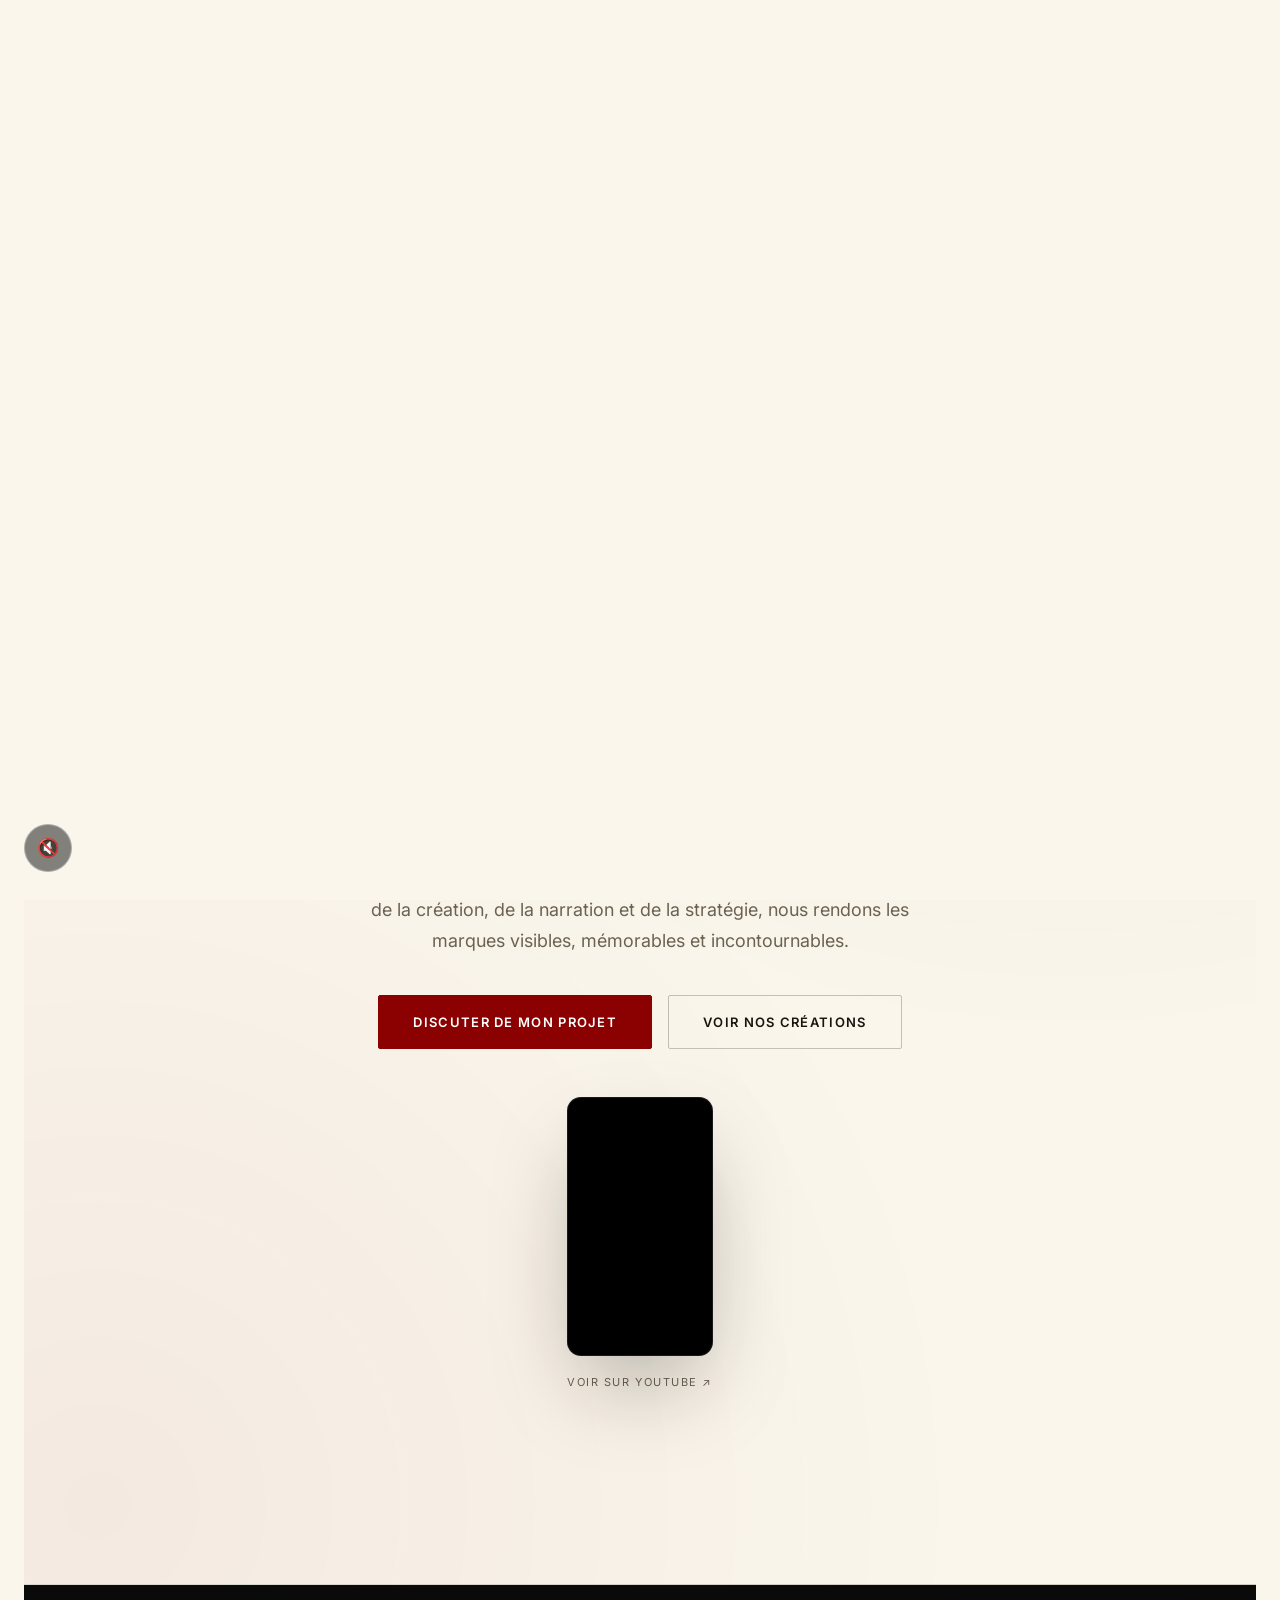
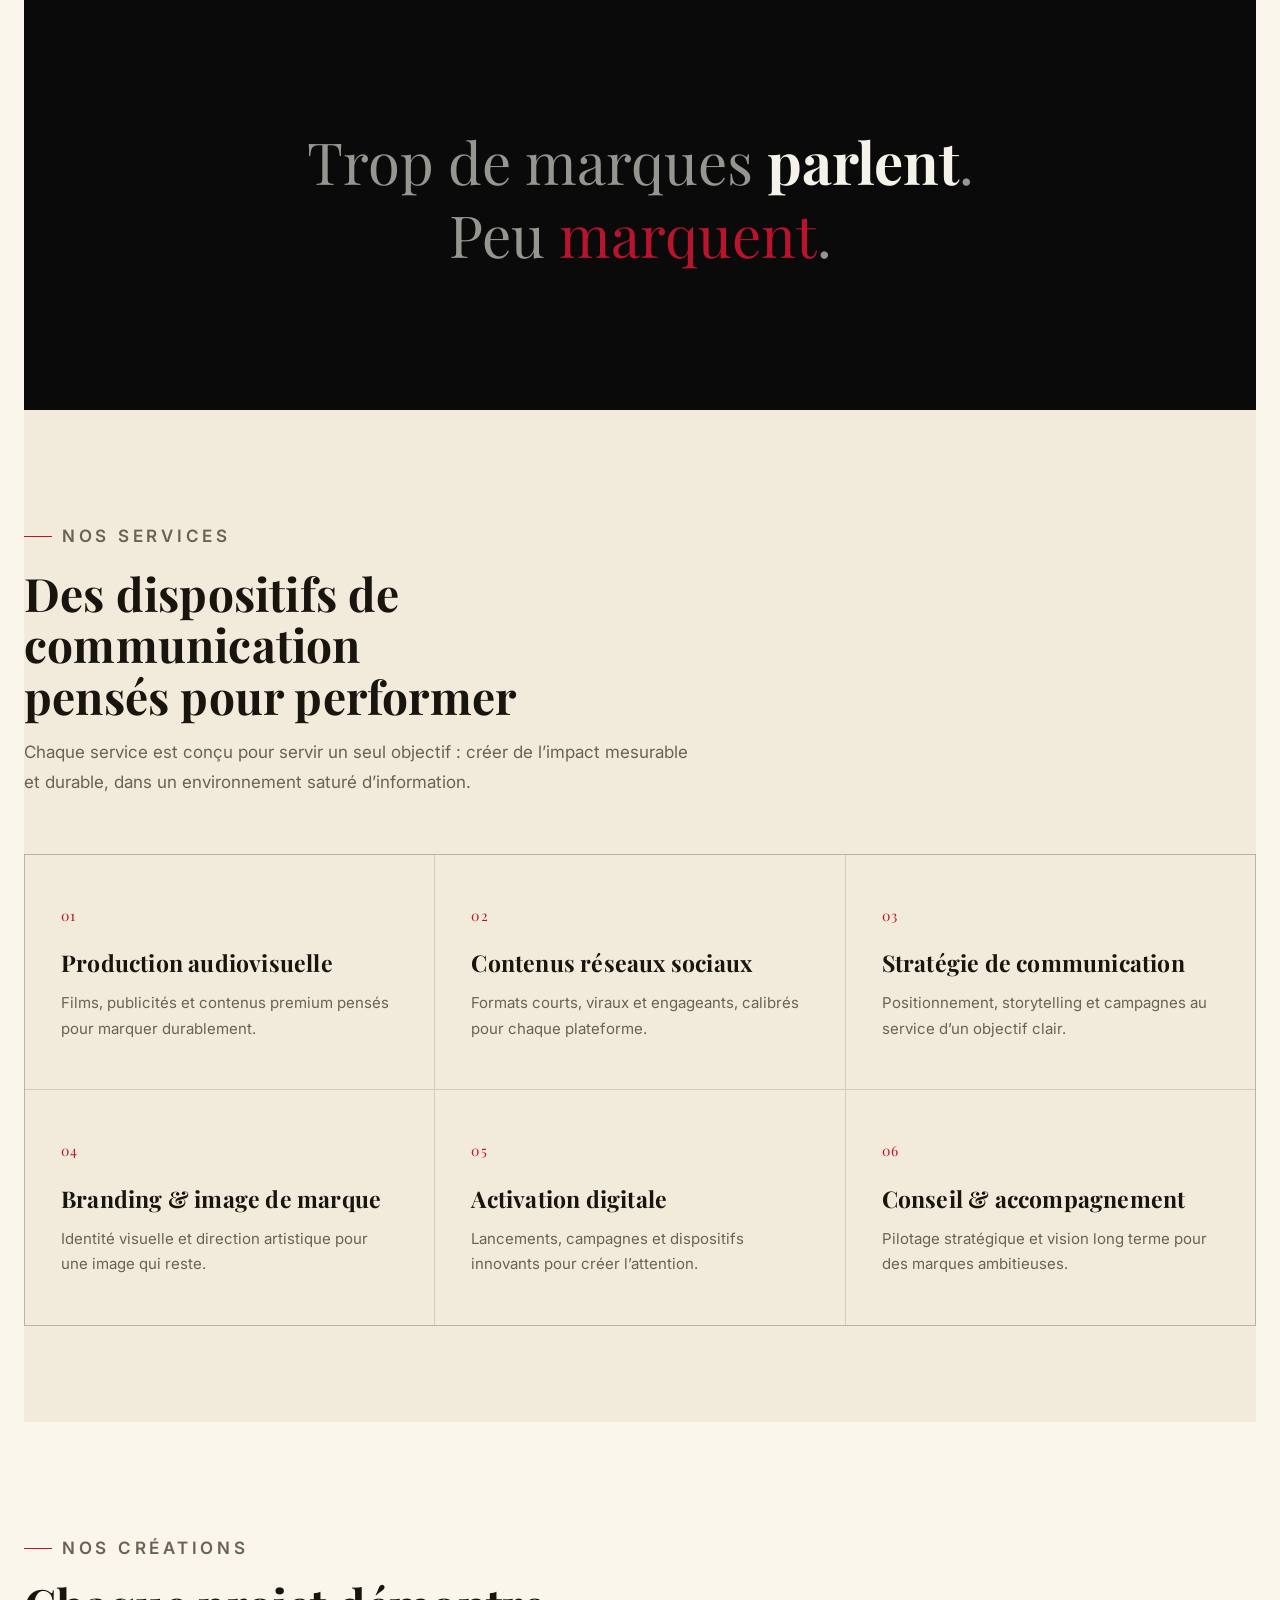
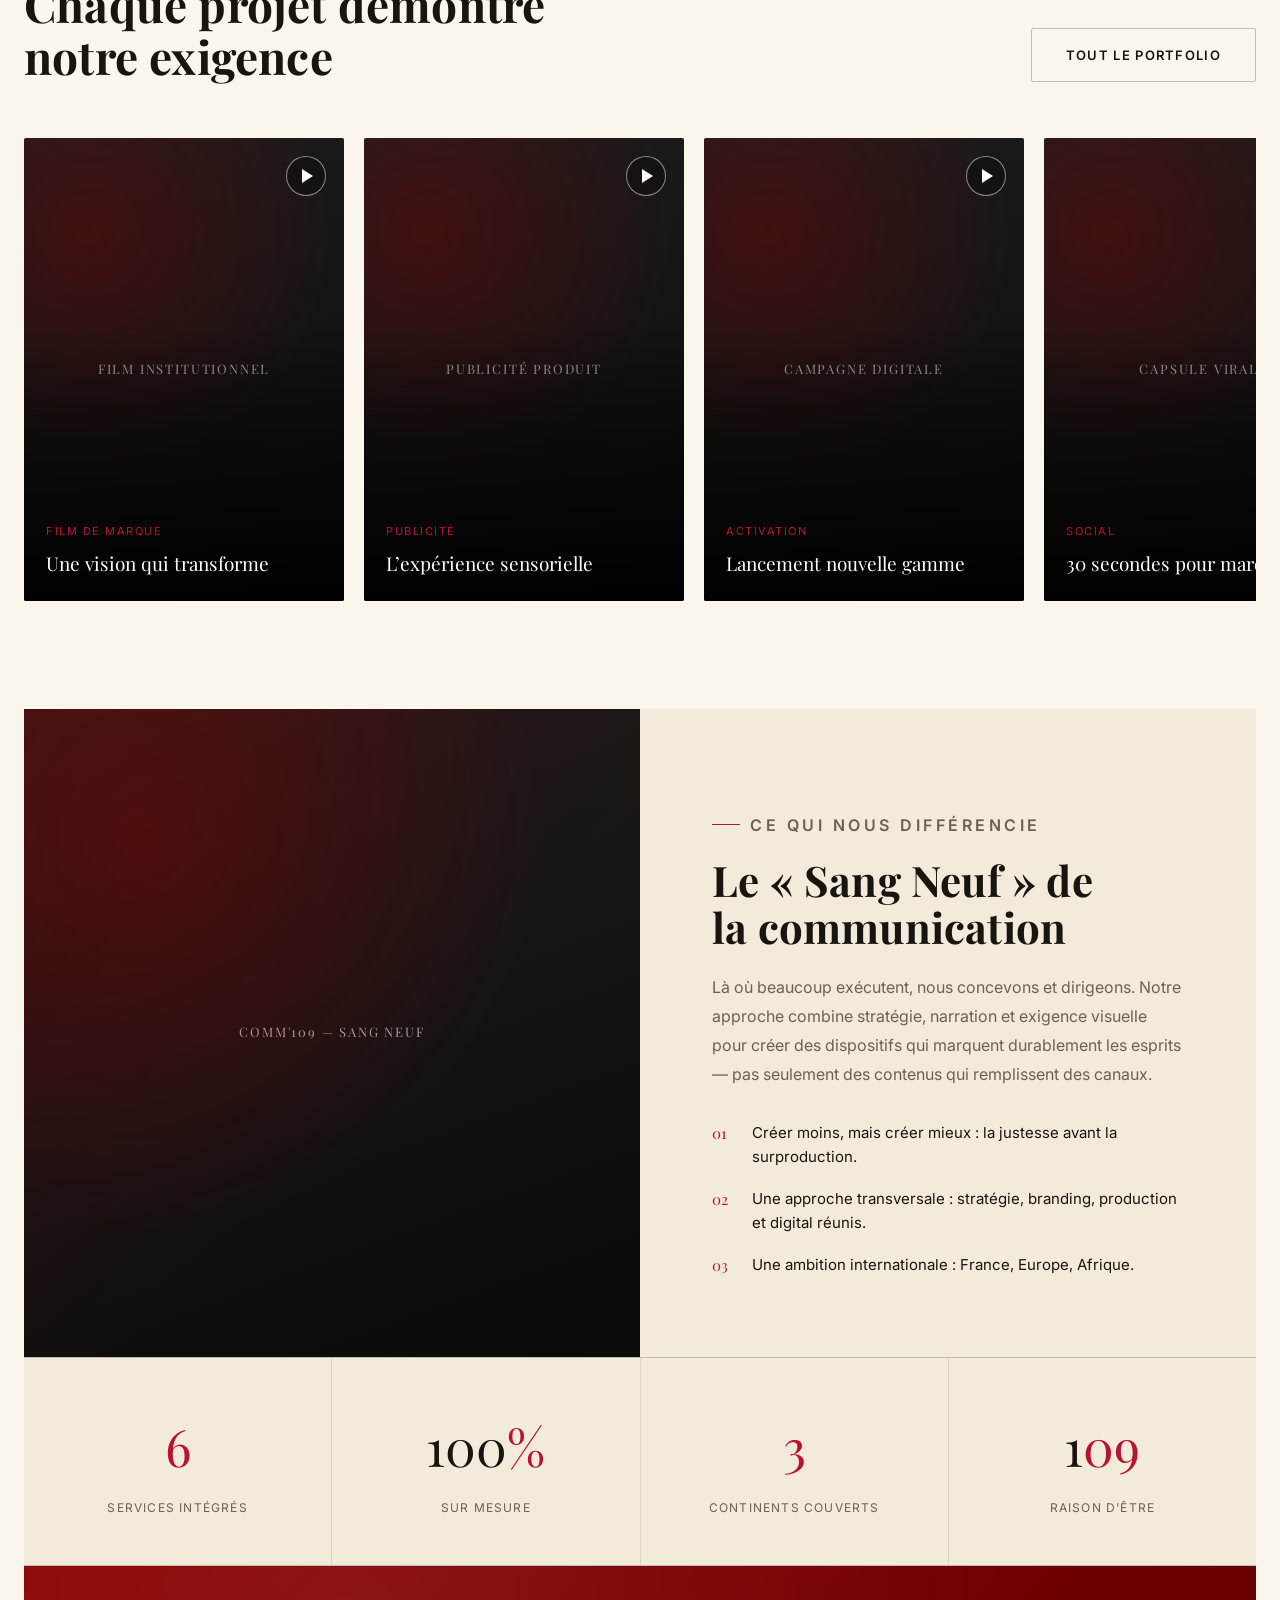
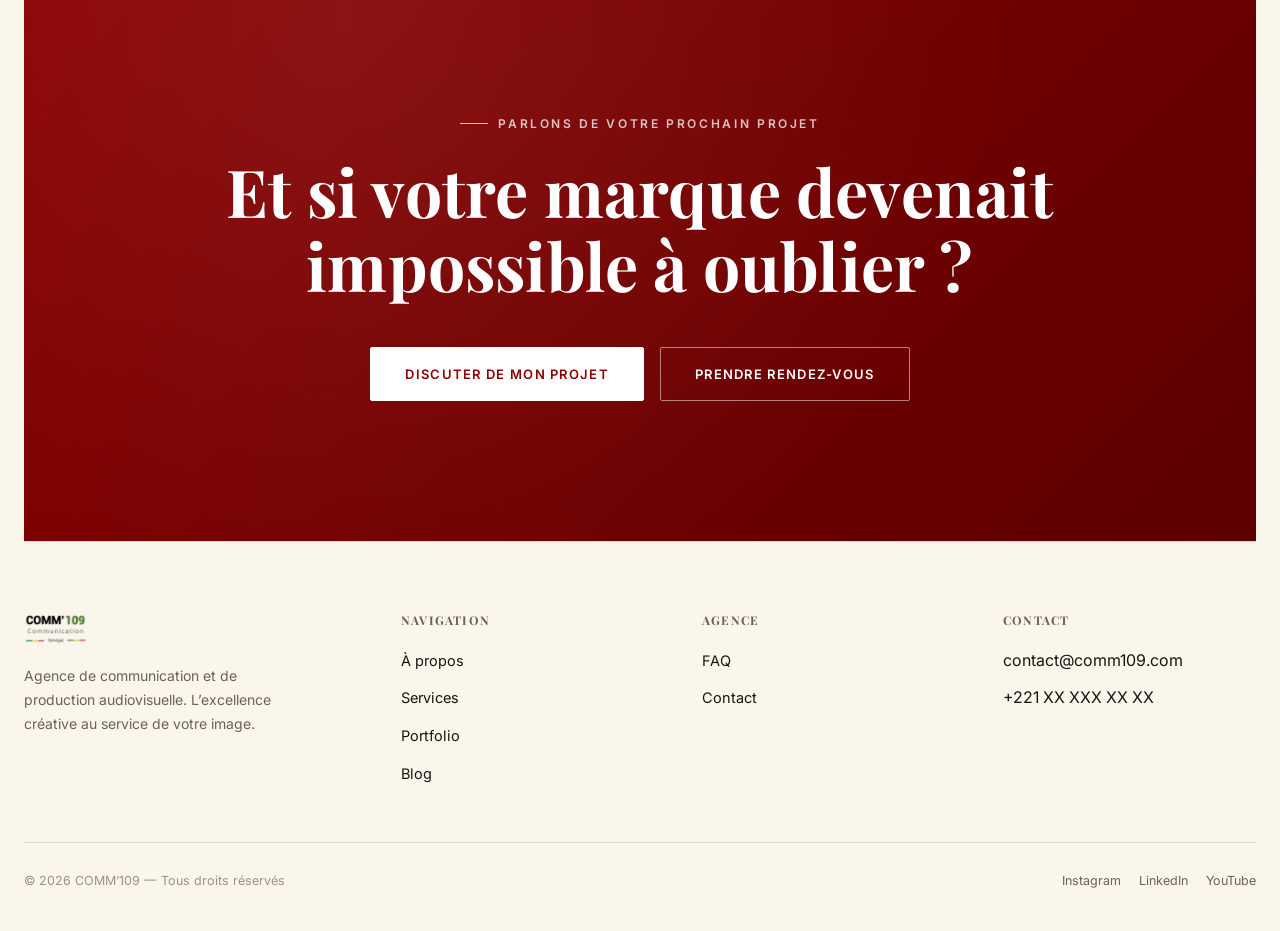
<file: index.html>
<!doctype html>
<html lang="fr">
<head>
<meta charset="utf-8">
<meta name="viewport" content="width=device-width, initial-scale=1, viewport-fit=cover">
<meta name="claude:viewport-fit-sides" content="cover">
<title>COMM'109 — Agence de communication &amp; production audiovisuelle</title>
<meta name="description" content="COMM'109, agence de communication et de production audiovisuelle au Sénégal. Production, branding, stratégie, activation digitale.">
<meta name="robots" content="index, follow">
<link rel="canonical" href="https://sedric6-rgb.github.io/comm109-site/index.html">
<meta property="og:type" content="website">
<meta property="og:site_name" content="COMM'109">
<meta property="og:locale" content="fr_FR">
<meta property="og:title" content="COMM'109 — Agence de communication &amp; production audiovisuelle">
<meta property="og:description" content="COMM'109, agence de communication et de production audiovisuelle au Sénégal. Production, branding, stratégie, activation digitale.">
<meta property="og:url" content="https://sedric6-rgb.github.io/comm109-site/index.html">
<meta property="og:image" content="https://sedric6-rgb.github.io/comm109-site/images/logo-black.png">
<meta name="twitter:card" content="summary_large_image">
<meta name="twitter:title" content="COMM'109 — Agence de communication &amp; production audiovisuelle">
<meta name="twitter:description" content="COMM'109, agence de communication et de production audiovisuelle au Sénégal.">
<meta name="twitter:image" content="https://sedric6-rgb.github.io/comm109-site/images/logo-black.png">
<link rel="icon" href="images/logo-black.png" type="image/png">
<link rel="preconnect" href="https://fonts.googleapis.com">
<link rel="preconnect" href="https://fonts.gstatic.com" crossorigin>
<link href="https://fonts.googleapis.com/css2?family=Playfair+Display:wght@500;600;700;800&family=Alex+Brush&family=Inter:wght@400;500;600;700&display=swap" rel="stylesheet">
<link rel="stylesheet" href="style.css">
<script type="application/ld+json">
{
  "@context": "https://schema.org",
  "@type": "Organization",
  "name": "COMM'109",
  "url": "https://sedric6-rgb.github.io/comm109-site/",
  "logo": "https://sedric6-rgb.github.io/comm109-site/images/logo-black.png",
  "description": "Agence de communication et de production audiovisuelle au Sénégal : production, branding, stratégie et activation digitale.",
  "slogan": "L'excellence créative au service de votre image",
  "email": "contact@comm109.com",
  "address": { "@type": "PostalAddress", "addressCountry": "SN" },
  "areaServed": ["Sénégal", "France", "Europe", "Afrique"],
  "knowsAbout": ["Production audiovisuelle", "Branding", "Stratégie de communication", "Activation digitale", "Réseaux sociaux"]
}
</script>
</head>
<body>

<div class="intro-overlay" id="introOverlay" aria-hidden="false">
  <div class="intro-logo-stage" id="introLogoStage">
    <video id="introLogoVideo" class="intro-logo-video" autoplay muted playsinline preload="auto">
      <source src="video/logo-animation.mp4" type="video/mp4">
    </video>
  </div>
  <div class="intro-video-stage" id="introVideoStage">
    <div class="intro-video-inner">
      <iframe
        id="introVideoFrame"
        data-src="https://www.youtube.com/embed/AdzjQU4xjhY?enablejsapi=1&autoplay=1&mute=1&controls=0&showinfo=0&modestbranding=1&rel=0&playsinline=1&iv_load_policy=3&disablekb=1"
        title="Teaser officiel COMM'109"
        allow="autoplay; encrypted-media"
      ></iframe>
    </div>
    <button type="button" class="intro-skip" id="introSkip">Passer l’introduction →</button>
  </div>
  <button type="button" class="intro-sound" id="introSound" aria-label="Activer le son">
    <span class="icon" aria-hidden="true">🔇</span>
  </button>
</div>

<header class="site-header" id="siteHeader">
  <nav class="nav">
    <a href="index.html" class="nav-logo"><img src="images/logo-black.png" alt="COMM'109"></a>
    <ul class="nav-links" id="navLinks">
      <li><a href="index.html" aria-current="page">Accueil</a></li>
      <li><a href="a-propos.html">À propos</a></li>
      <li><a href="services.html">Services</a></li>
      <li><a href="portfolio.html">Portfolio</a></li>
      <li><a href="blog.html">Blog</a></li>
      <li><a href="faq.html">FAQ</a></li>
      <li><a href="contact.html">Contact</a></li>
      <li><a href="contact.html" class="nav-cta-mobile">Discuter de mon projet</a></li>
    </ul>
    <a href="contact.html" class="nav-cta">Discuter de mon projet</a>
    <button class="nav-toggle" id="navToggle" aria-label="Menu" aria-expanded="false"><span></span><span></span><span></span></button>
  </nav>
</header>

<main>
  <!-- HERO -->
  <section class="hero">
    <div class="wrap hero-inner">
      <div class="hero-grid">
        <div class="hero-text">
          <img src="images/logo-black.png" alt="COMM'109" class="hero-logo">
          <p class="eyebrow">Agence de communication &amp; production audiovisuelle — Sénégal</p>
          <h1>“L<span style="margin-right:.09em;display:inline-block;">'</span>excellence <em>créative</em> au service de votre image”</h1>
          <p class="lead">COMM’109 transforme l’attention en impact durable. À la croisée de la création, de la narration et de la stratégie, nous rendons les marques visibles, mémorables et incontournables.</p>
          <div class="btn-row">
            <a href="contact.html" class="btn btn-primary">Discuter de mon projet</a>
            <a href="portfolio.html" class="btn btn-outline">Voir nos créations</a>
          </div>
        </div>
        <div class="hero-video">
          <div class="hero-video-frame">
            <iframe
              src="https://www.youtube.com/embed/AdzjQU4xjhY?autoplay=1&mute=1&loop=1&playlist=AdzjQU4xjhY&controls=0&showinfo=0&modestbranding=1&rel=0&playsinline=1&iv_load_policy=3&disablekb=1"
              title="Film COMM'109"
              allow="autoplay; encrypted-media"
              loading="eager"
            ></iframe>
          </div>
          <a class="hero-video-link" href="https://youtube.com/shorts/AdzjQU4xjhY" target="_blank" rel="noopener">Voir sur YouTube ↗</a>
        </div>
      </div>
    </div>
  </section>

  <!-- MANIFESTE -->
  <section class="manifesto reveal">
    <div class="wrap">
      <p>Trop de marques <strong>parlent</strong>.<br>Peu <em>marquent</em>.</p>
    </div>
  </section>

  <!-- SERVICES -->
  <section class="section-alt">
    <div class="wrap">
      <div class="section-head reveal">
        <p class="eyebrow">Nos services</p>
        <h2>Des dispositifs de communication pensés pour performer</h2>
        <p>Chaque service est conçu pour servir un seul objectif : créer de l’impact mesurable et durable, dans un environnement saturé d’information.</p>
      </div>
    </div>
    <div class="wrap">
      <div class="services-grid reveal">
        <div class="service-card">
          <span class="service-num">01</span>
          <h3>Production audiovisuelle</h3>
          <p>Films, publicités et contenus premium pensés pour marquer durablement.</p>
        </div>
        <div class="service-card">
          <span class="service-num">02</span>
          <h3>Contenus réseaux sociaux</h3>
          <p>Formats courts, viraux et engageants, calibrés pour chaque plateforme.</p>
        </div>
        <div class="service-card">
          <span class="service-num">03</span>
          <h3>Stratégie de communication</h3>
          <p>Positionnement, storytelling et campagnes au service d’un objectif clair.</p>
        </div>
        <div class="service-card">
          <span class="service-num">04</span>
          <h3>Branding &amp; image de marque</h3>
          <p>Identité visuelle et direction artistique pour une image qui reste.</p>
        </div>
        <div class="service-card">
          <span class="service-num">05</span>
          <h3>Activation digitale</h3>
          <p>Lancements, campagnes et dispositifs innovants pour créer l’attention.</p>
        </div>
        <div class="service-card">
          <span class="service-num">06</span>
          <h3>Conseil &amp; accompagnement</h3>
          <p>Pilotage stratégique et vision long terme pour des marques ambitieuses.</p>
        </div>
      </div>
    </div>
  </section>

  <!-- PORTFOLIO PREVIEW -->
  <section>
    <div class="wrap">
      <div class="section-head reveal" style="display:flex;align-items:flex-end;justify-content:space-between;gap:24px;flex-wrap:wrap;max-width:none;">
        <div style="max-width:620px;">
          <p class="eyebrow">Nos créations</p>
          <h2>Chaque projet démontre notre exigence</h2>
        </div>
        <a href="portfolio.html" class="btn btn-outline">Tout le portfolio</a>
      </div>
    </div>
    <div class="wrap">
      <div class="portfolio-strip reveal">
        <div class="pf-card"><div class="ph-visual" data-label="Film institutionnel"></div><div class="pf-overlay"><span class="pf-tag">Film de marque</span><span class="pf-title">Une vision qui transforme</span></div><div class="pf-play"></div></div>
        <div class="pf-card"><div class="ph-visual" data-label="Publicité produit"></div><div class="pf-overlay"><span class="pf-tag">Publicité</span><span class="pf-title">L’expérience sensorielle</span></div><div class="pf-play"></div></div>
        <div class="pf-card"><div class="ph-visual" data-label="Campagne digitale"></div><div class="pf-overlay"><span class="pf-tag">Activation</span><span class="pf-title">Lancement nouvelle gamme</span></div><div class="pf-play"></div></div>
        <div class="pf-card"><div class="ph-visual" data-label="Capsule virale"></div><div class="pf-overlay"><span class="pf-tag">Social</span><span class="pf-title">30 secondes pour marquer</span></div><div class="pf-play"></div></div>
        <div class="pf-card"><div class="ph-visual" data-label="Portrait de marque"></div><div class="pf-overlay"><span class="pf-tag">Storytelling</span><span class="pf-title">L’humain au cœur</span></div><div class="pf-play"></div></div>
      </div>
    </div>
  </section>

  <!-- DIFFERENCIATION -->
  <section class="section-alt" style="padding:0;">
    <div class="split reveal">
      <div class="split-media"><div class="ph-visual" data-label="COMM'109 — Sang Neuf"></div></div>
      <div class="split-text wrap" style="max-width:none;">
        <p class="eyebrow">Ce qui nous différencie</p>
        <h2>Le « Sang Neuf » de la communication</h2>
        <p>Là où beaucoup exécutent, nous concevons et dirigeons. Notre approche combine stratégie, narration et exigence visuelle pour créer des dispositifs qui marquent durablement les esprits — pas seulement des contenus qui remplissent des canaux.</p>
        <ul class="split-list">
          <li><span class="num">01</span><span>Créer moins, mais créer mieux : la justesse avant la surproduction.</span></li>
          <li><span class="num">02</span><span>Une approche transversale : stratégie, branding, production et digital réunis.</span></li>
          <li><span class="num">03</span><span>Une ambition internationale : France, Europe, Afrique.</span></li>
        </ul>
      </div>
    </div>
  </section>

  <!-- STATS -->
  <section style="padding:0;">
    <div class="stats reveal">
      <div class="stat"><div class="n"><span>6</span></div><div class="l">Services intégrés</div></div>
      <div class="stat"><div class="n">100<span>%</span></div><div class="l">Sur mesure</div></div>
      <div class="stat"><div class="n"><span>3</span></div><div class="l">Continents couverts</div></div>
      <div class="stat"><div class="n">1<span>09</span></div><div class="l">Raison d’être</div></div>
    </div>
  </section>

  <!-- CTA FINAL -->
  <section class="cta-band reveal">
    <div class="wrap" style="text-align:center;">
      <p class="eyebrow" style="justify-content:center;">Parlons de votre prochain projet</p>
      <h2>Et si votre marque devenait<br>impossible à oublier ?</h2>
      <div class="btn-row">
        <a href="contact.html" class="btn btn-primary">Discuter de mon projet</a>
        <a href="contact.html" class="btn btn-outline">Prendre rendez-vous</a>
      </div>
    </div>
  </section>
</main>

<footer class="site-footer">
  <div class="wrap">
    <div class="footer-top">
      <div class="footer-logo">
        <img src="images/logo-black.png" alt="COMM'109">
        <p>Agence de communication et de production audiovisuelle. L’excellence créative au service de votre image.</p>
      </div>
      <div class="footer-col">
        <h4>Navigation</h4>
        <ul>
          <li><a href="a-propos.html">À propos</a></li>
          <li><a href="services.html">Services</a></li>
          <li><a href="portfolio.html">Portfolio</a></li>
          <li><a href="blog.html">Blog</a></li>
        </ul>
      </div>
      <div class="footer-col">
        <h4>Agence</h4>
        <ul>
          <li><a href="faq.html">FAQ</a></li>
          <li><a href="contact.html">Contact</a></li>
        </ul>
      </div>
      <div class="footer-col">
        <h4>Contact</h4>
        <ul>
          <li>contact@comm109.com</li>
          <li>+221 XX XXX XX XX</li>
        </ul>
      </div>
    </div>
    <div class="footer-bottom">
      <span>© <span data-year></span> COMM’109 — Tous droits réservés</span>
      <span class="footer-social">
        <a href="contact.html">Instagram</a>
        <a href="contact.html">LinkedIn</a>
        <a href="https://youtube.com/shorts/AdzjQU4xjhY" target="_blank" rel="noopener">YouTube</a>
      </span>
    </div>
  </div>
</footer>

<script src="script.js"></script>
</body>
</html>
</file>
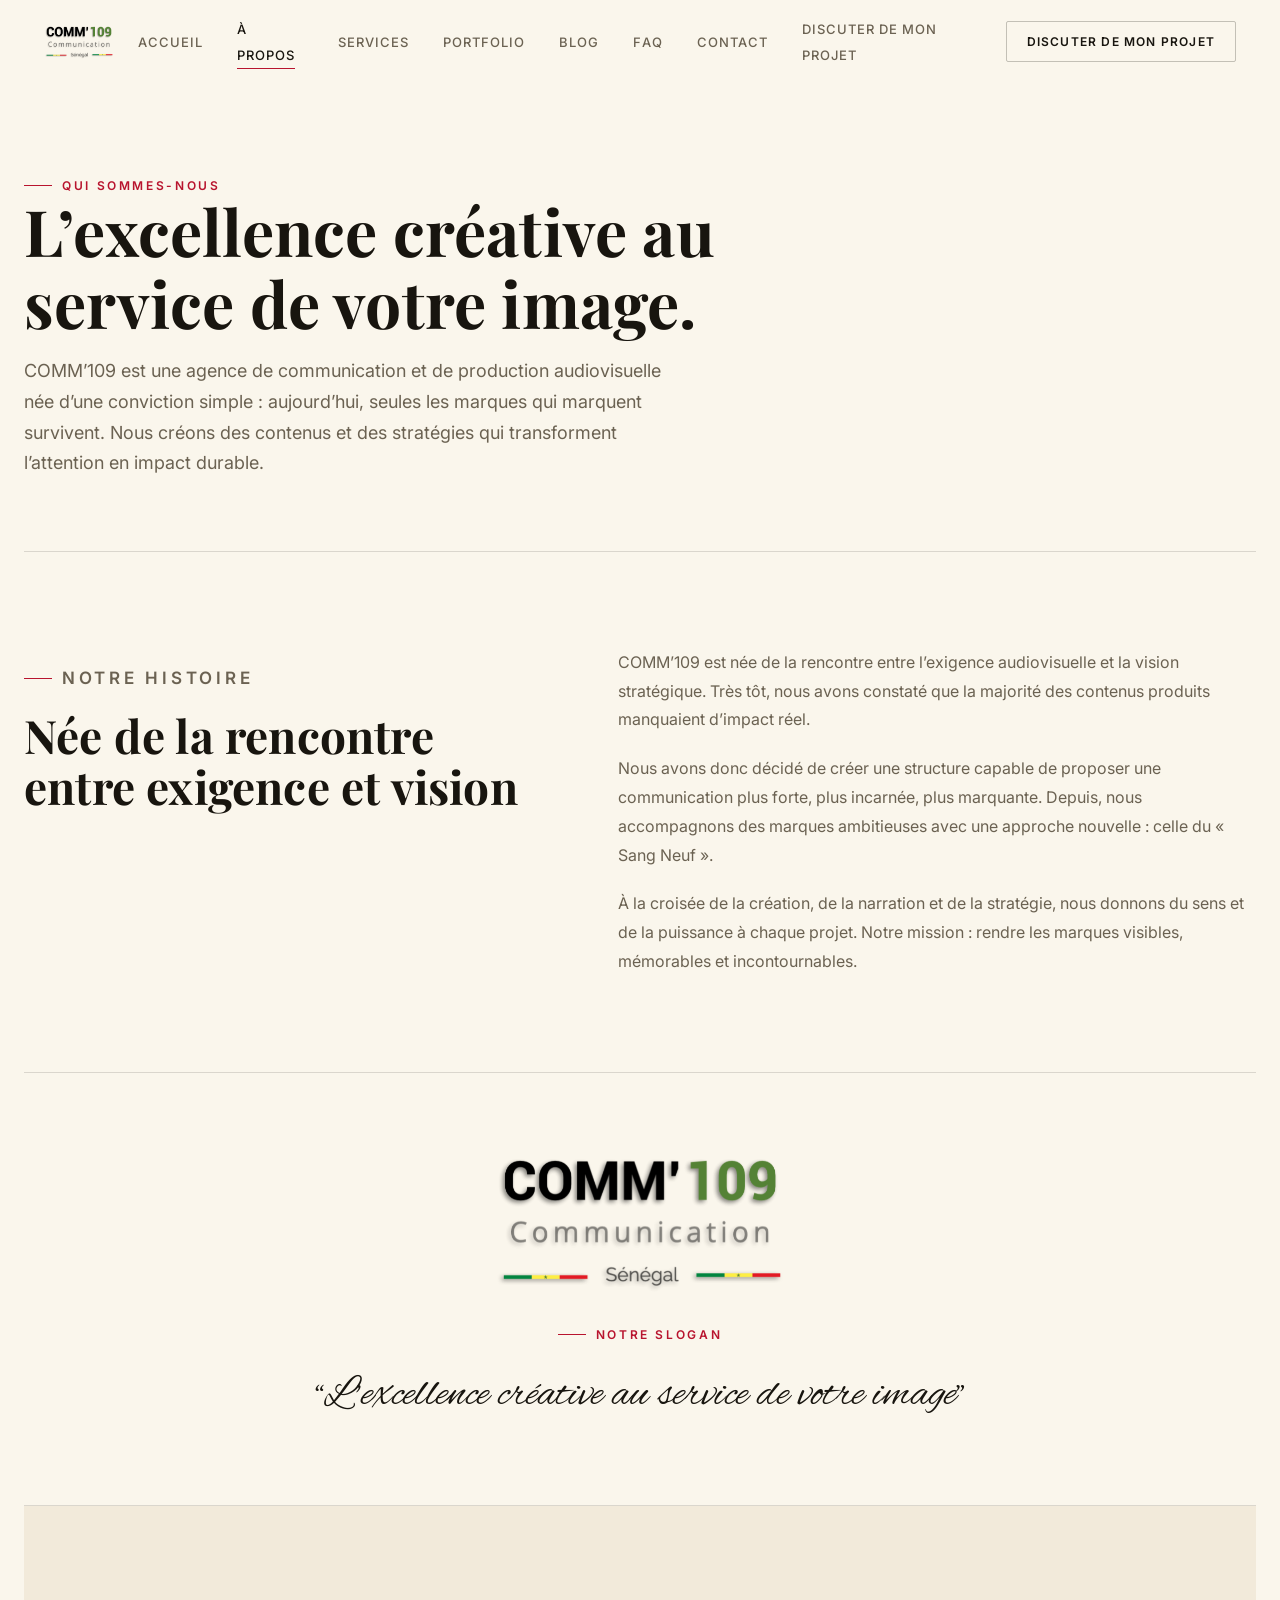
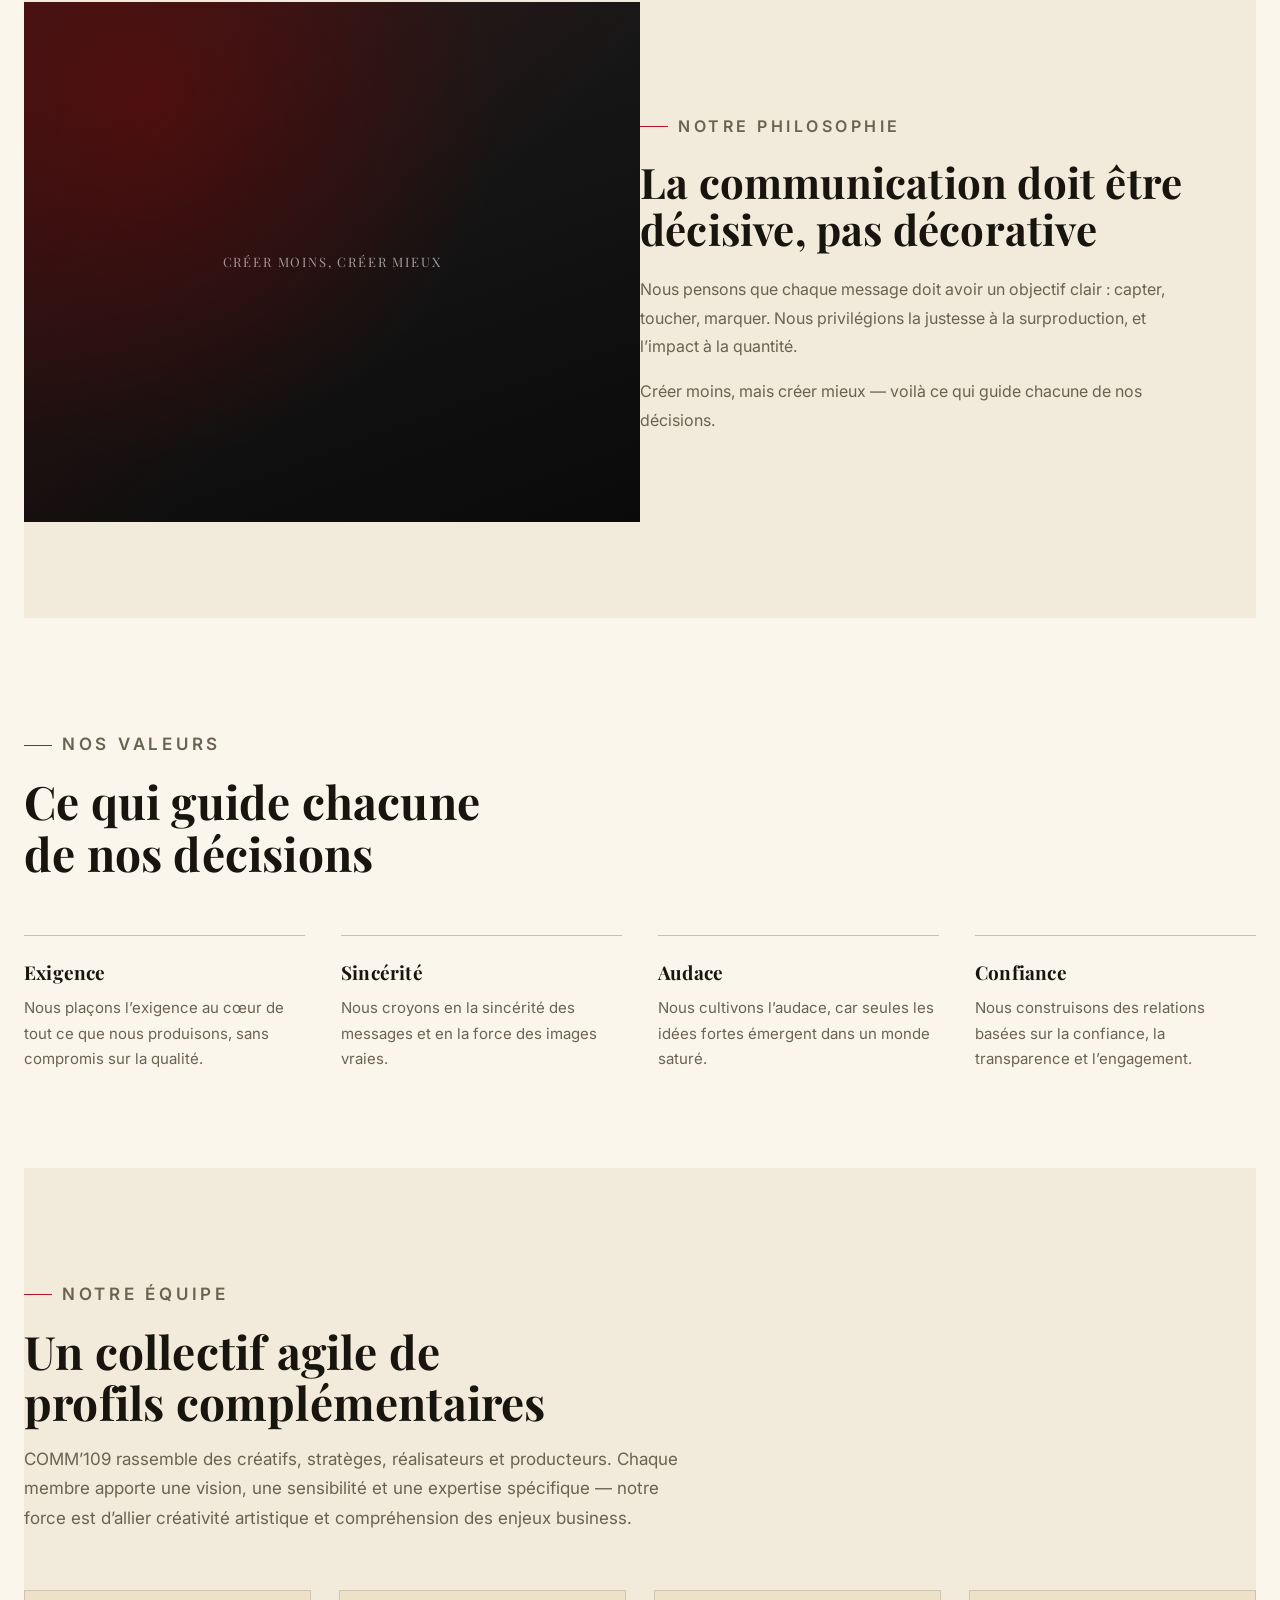
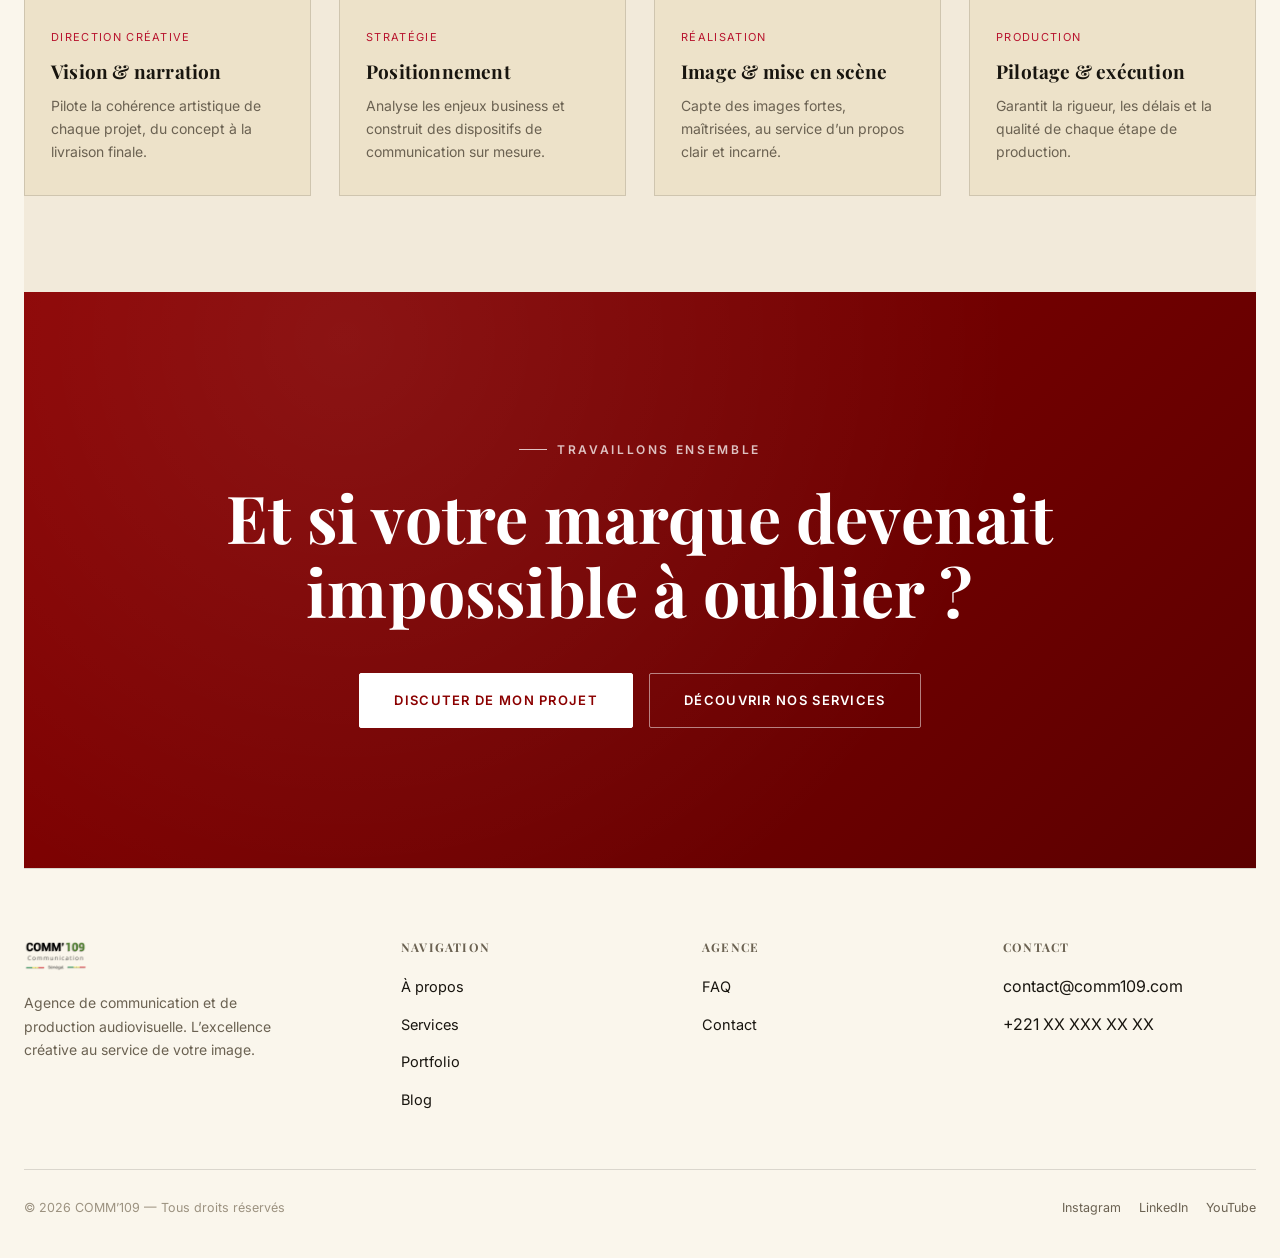
<file: a-propos.html>
<!doctype html>
<html lang="fr">
<head>
<meta charset="utf-8">
<meta name="viewport" content="width=device-width, initial-scale=1, viewport-fit=cover">
<meta name="claude:viewport-fit-sides" content="cover">
<title>À propos — COMM'109</title>
<meta name="description" content="Découvrez COMM'109, agence de communication et de production audiovisuelle : notre histoire, notre philosophie, nos valeurs et notre équipe.">
<meta name="robots" content="index, follow">
<link rel="canonical" href="https://sedric6-rgb.github.io/comm109-site/a-propos.html">
<meta property="og:type" content="website">
<meta property="og:site_name" content="COMM'109">
<meta property="og:locale" content="fr_FR">
<meta property="og:title" content="À propos — COMM'109">
<meta property="og:description" content="Découvrez COMM'109, agence de communication et de production audiovisuelle : notre histoire, notre philosophie, nos valeurs et notre équipe.">
<meta property="og:url" content="https://sedric6-rgb.github.io/comm109-site/a-propos.html">
<meta property="og:image" content="https://sedric6-rgb.github.io/comm109-site/images/logo-black.png">
<meta name="twitter:card" content="summary_large_image">
<meta name="twitter:title" content="À propos — COMM'109">
<meta name="twitter:description" content="Notre histoire, notre philosophie, nos valeurs et notre équipe.">
<meta name="twitter:image" content="https://sedric6-rgb.github.io/comm109-site/images/logo-black.png">
<link rel="icon" href="images/logo-black.png" type="image/png">
<link rel="preconnect" href="https://fonts.googleapis.com">
<link rel="preconnect" href="https://fonts.gstatic.com" crossorigin>
<link href="https://fonts.googleapis.com/css2?family=Playfair+Display:wght@500;600;700;800&family=Alex+Brush&family=Inter:wght@400;500;600;700&display=swap" rel="stylesheet">
<link rel="stylesheet" href="style.css">
<script type="application/ld+json">
{
  "@context": "https://schema.org",
  "@type": "Organization",
  "name": "COMM'109",
  "url": "https://sedric6-rgb.github.io/comm109-site/",
  "logo": "https://sedric6-rgb.github.io/comm109-site/images/logo-black.png",
  "description": "Agence de communication et de production audiovisuelle au Sénégal.",
  "email": "contact@comm109.com",
  "address": { "@type": "PostalAddress", "addressCountry": "SN" },
  "areaServed": ["Sénégal", "France", "Europe", "Afrique"]
}
</script>
</head>
<body>

<header class="site-header" id="siteHeader">
  <nav class="nav">
    <a href="index.html" class="nav-logo"><img src="images/logo-black.png" alt="COMM'109"></a>
    <ul class="nav-links" id="navLinks">
      <li><a href="index.html">Accueil</a></li>
      <li><a href="a-propos.html" aria-current="page">À propos</a></li>
      <li><a href="services.html">Services</a></li>
      <li><a href="portfolio.html">Portfolio</a></li>
      <li><a href="blog.html">Blog</a></li>
      <li><a href="faq.html">FAQ</a></li>
      <li><a href="contact.html">Contact</a></li>
      <li><a href="contact.html" class="nav-cta-mobile">Discuter de mon projet</a></li>
    </ul>
    <a href="contact.html" class="nav-cta">Discuter de mon projet</a>
    <button class="nav-toggle" id="navToggle" aria-label="Menu" aria-expanded="false"><span></span><span></span><span></span></button>
  </nav>
</header>

<main>
  <section class="page-hero">
    <div class="wrap">
      <p class="eyebrow reveal">Qui sommes-nous</p>
      <h1 class="reveal">L’excellence créative au service de votre image.</h1>
      <p class="lead reveal">COMM’109 est une agence de communication et de production audiovisuelle née d’une conviction simple : aujourd’hui, seules les marques qui marquent survivent. Nous créons des contenus et des stratégies qui transforment l’attention en impact durable.</p>
    </div>
  </section>

  <!-- HISTOIRE -->
  <section>
    <div class="wrap story-row">
      <div class="section-head reveal">
        <p class="eyebrow">Notre histoire</p>
        <h2>Née de la rencontre entre exigence et vision</h2>
      </div>
      <div class="story-copy reveal">
        <p>COMM’109 est née de la rencontre entre l’exigence audiovisuelle et la vision stratégique. Très tôt, nous avons constaté que la majorité des contenus produits manquaient d’impact réel.</p>
        <p>Nous avons donc décidé de créer une structure capable de proposer une communication plus forte, plus incarnée, plus marquante. Depuis, nous accompagnons des marques ambitieuses avec une approche nouvelle : celle du « Sang Neuf ».</p>
        <p>À la croisée de la création, de la narration et de la stratégie, nous donnons du sens et de la puissance à chaque projet. Notre mission : rendre les marques visibles, mémorables et incontournables.</p>
      </div>
    </div>
  </section>

  <!-- SLOGAN -->
  <section class="slogan-block reveal">
    <div class="wrap">
      <img src="images/logo-black.png" alt="COMM'109" class="slogan-logo">
      <p class="eyebrow" style="display:flex;justify-content:center;margin-bottom:22px;">Notre slogan</p>
      <q>L<span style="margin-right:.09em;display:inline-block;">'</span>excellence créative au service de votre image</q>
    </div>
  </section>

  <!-- PHILOSOPHIE -->
  <section class="section-alt">
    <div class="wrap">
      <div class="split reveal" style="background:transparent;">
        <div class="split-media"><div class="ph-visual" data-label="Créer moins, créer mieux"></div></div>
        <div class="split-text" style="padding-left:0;">
          <p class="eyebrow">Notre philosophie</p>
          <h2>La communication doit être décisive, pas décorative</h2>
          <p>Nous pensons que chaque message doit avoir un objectif clair : capter, toucher, marquer. Nous privilégions la justesse à la surproduction, et l’impact à la quantité.</p>
          <p style="margin-top:16px;">Créer moins, mais créer mieux — voilà ce qui guide chacune de nos décisions.</p>
        </div>
      </div>
    </div>
  </section>

  <!-- VALEURS -->
  <section>
    <div class="wrap">
      <div class="section-head reveal">
        <p class="eyebrow">Nos valeurs</p>
        <h2>Ce qui guide chacune de nos décisions</h2>
      </div>
      <div class="value-grid reveal">
        <div class="value-card">
          <h3>Exigence</h3>
          <p>Nous plaçons l’exigence au cœur de tout ce que nous produisons, sans compromis sur la qualité.</p>
        </div>
        <div class="value-card">
          <h3>Sincérité</h3>
          <p>Nous croyons en la sincérité des messages et en la force des images vraies.</p>
        </div>
        <div class="value-card">
          <h3>Audace</h3>
          <p>Nous cultivons l’audace, car seules les idées fortes émergent dans un monde saturé.</p>
        </div>
        <div class="value-card">
          <h3>Confiance</h3>
          <p>Nous construisons des relations basées sur la confiance, la transparence et l’engagement.</p>
        </div>
      </div>
    </div>
  </section>

  <!-- EQUIPE -->
  <section class="section-alt">
    <div class="wrap">
      <div class="section-head reveal">
        <p class="eyebrow">Notre équipe</p>
        <h2>Un collectif agile de profils complémentaires</h2>
        <p>COMM’109 rassemble des créatifs, stratèges, réalisateurs et producteurs. Chaque membre apporte une vision, une sensibilité et une expertise spécifique — notre force est d’allier créativité artistique et compréhension des enjeux business.</p>
      </div>
      <div class="team-grid reveal">
        <div class="team-card">
          <span class="role">Direction créative</span>
          <h3>Vision &amp; narration</h3>
          <p>Pilote la cohérence artistique de chaque projet, du concept à la livraison finale.</p>
        </div>
        <div class="team-card">
          <span class="role">Stratégie</span>
          <h3>Positionnement</h3>
          <p>Analyse les enjeux business et construit des dispositifs de communication sur mesure.</p>
        </div>
        <div class="team-card">
          <span class="role">Réalisation</span>
          <h3>Image &amp; mise en scène</h3>
          <p>Capte des images fortes, maîtrisées, au service d’un propos clair et incarné.</p>
        </div>
        <div class="team-card">
          <span class="role">Production</span>
          <h3>Pilotage &amp; exécution</h3>
          <p>Garantit la rigueur, les délais et la qualité de chaque étape de production.</p>
        </div>
      </div>
    </div>
  </section>

  <section class="cta-band reveal">
    <div class="wrap" style="text-align:center;">
      <p class="eyebrow" style="justify-content:center;">Travaillons ensemble</p>
      <h2>Et si votre marque devenait<br>impossible à oublier ?</h2>
      <div class="btn-row">
        <a href="contact.html" class="btn btn-primary">Discuter de mon projet</a>
        <a href="services.html" class="btn btn-outline">Découvrir nos services</a>
      </div>
    </div>
  </section>
</main>

<footer class="site-footer">
  <div class="wrap">
    <div class="footer-top">
      <div class="footer-logo">
        <img src="images/logo-black.png" alt="COMM'109">
        <p>Agence de communication et de production audiovisuelle. L’excellence créative au service de votre image.</p>
      </div>
      <div class="footer-col">
        <h4>Navigation</h4>
        <ul>
          <li><a href="a-propos.html">À propos</a></li>
          <li><a href="services.html">Services</a></li>
          <li><a href="portfolio.html">Portfolio</a></li>
          <li><a href="blog.html">Blog</a></li>
        </ul>
      </div>
      <div class="footer-col">
        <h4>Agence</h4>
        <ul>
          <li><a href="faq.html">FAQ</a></li>
          <li><a href="contact.html">Contact</a></li>
        </ul>
      </div>
      <div class="footer-col">
        <h4>Contact</h4>
        <ul>
          <li>contact@comm109.com</li>
          <li>+221 XX XXX XX XX</li>
        </ul>
      </div>
    </div>
    <div class="footer-bottom">
      <span>© <span data-year></span> COMM’109 — Tous droits réservés</span>
      <span class="footer-social">
        <a href="contact.html">Instagram</a>
        <a href="contact.html">LinkedIn</a>
        <a href="https://youtube.com/shorts/AdzjQU4xjhY" target="_blank" rel="noopener">YouTube</a>
      </span>
    </div>
  </div>
</footer>

<script src="script.js"></script>
</body>
</html>
</file>
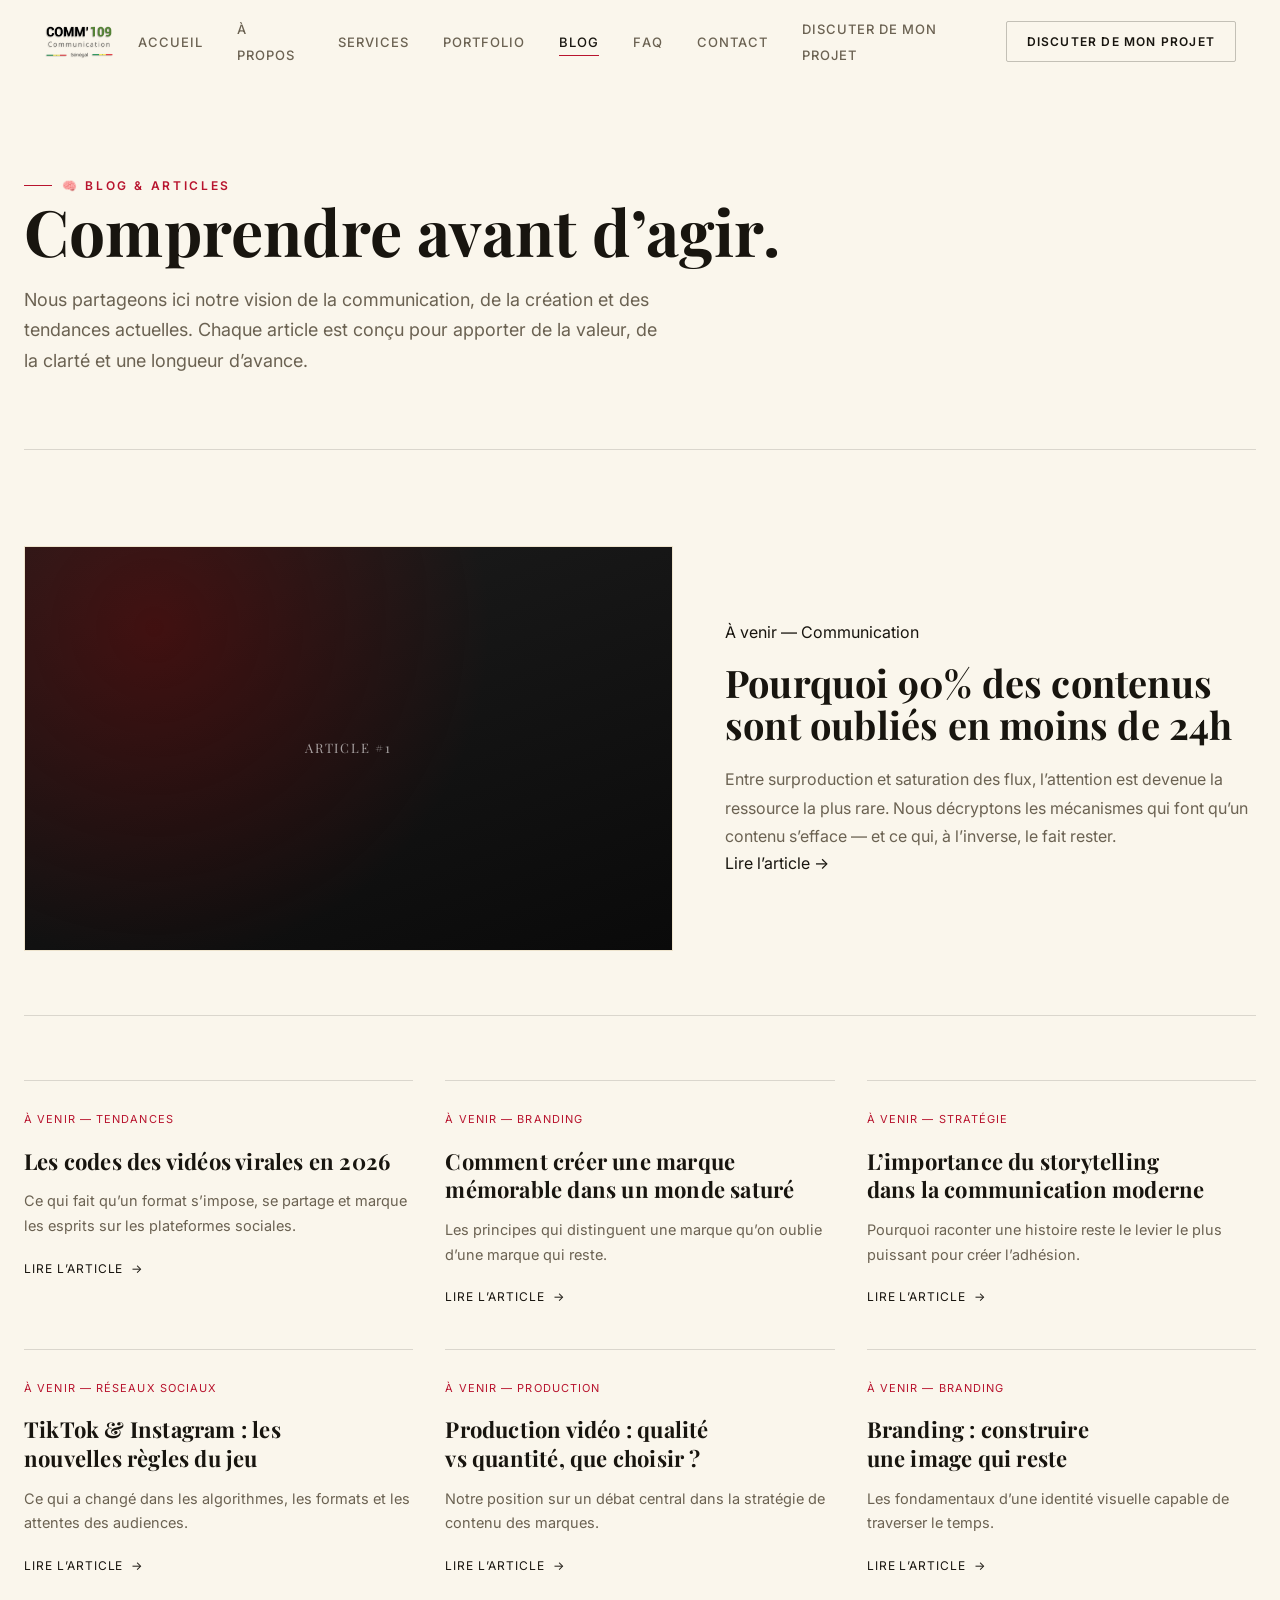
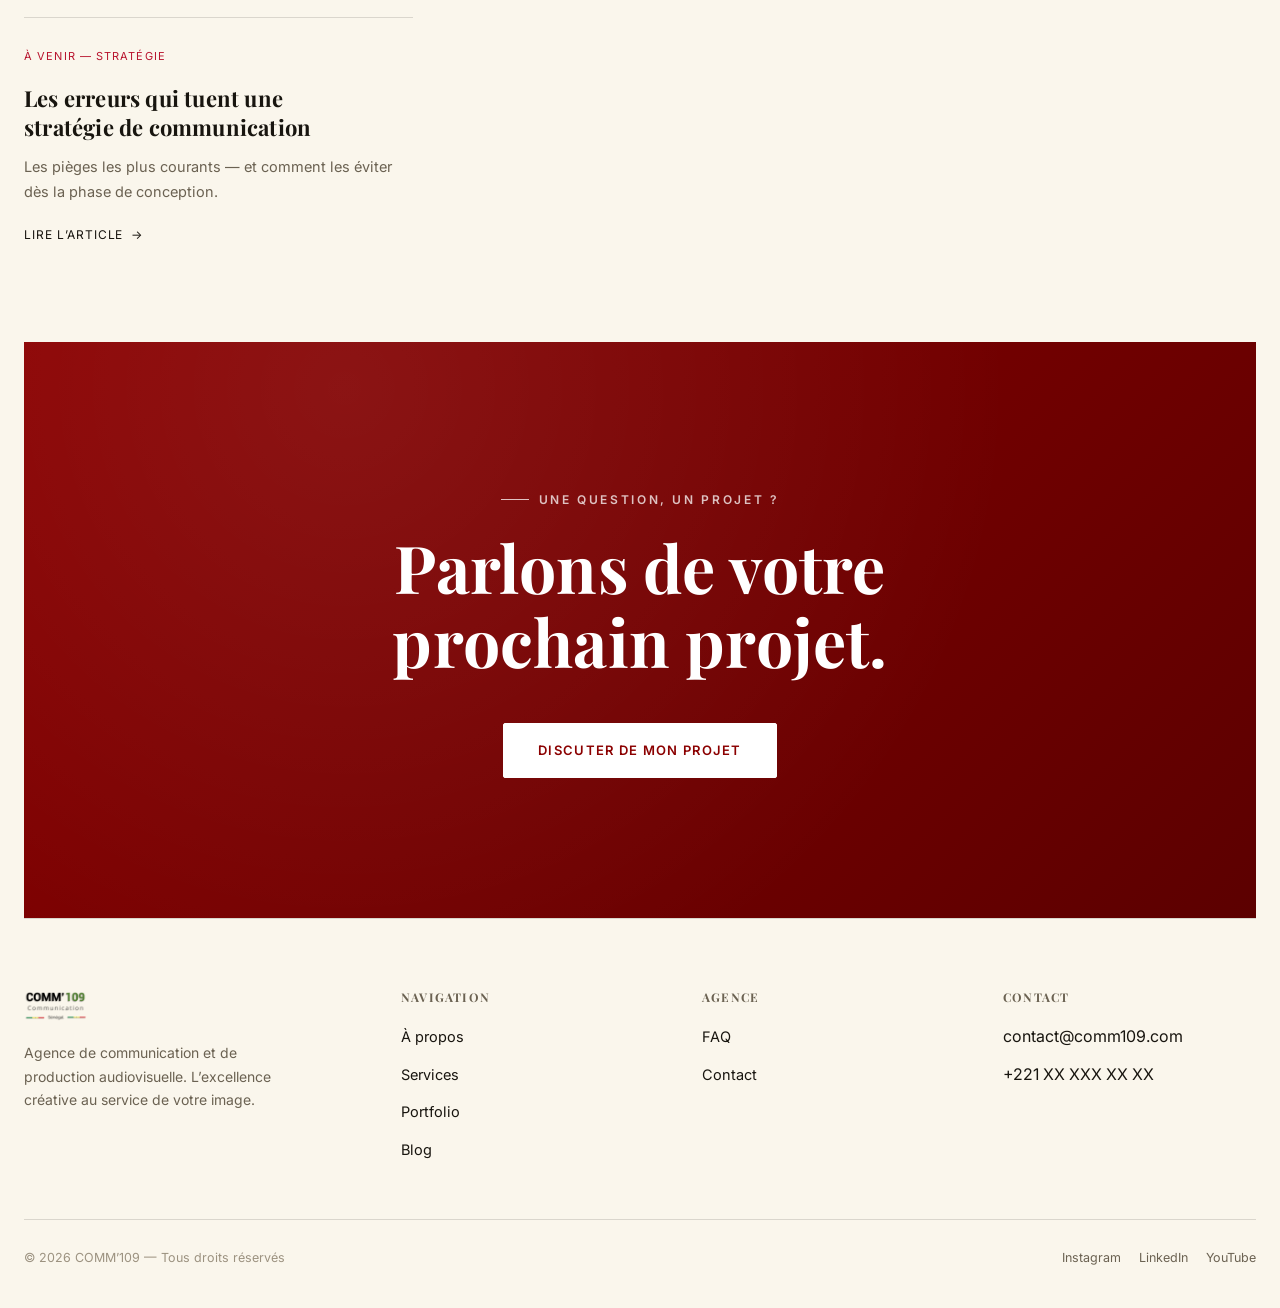
<file: blog.html>
<!doctype html>
<html lang="fr">
<head>
<meta charset="utf-8">
<meta name="viewport" content="width=device-width, initial-scale=1, viewport-fit=cover">
<meta name="claude:viewport-fit-sides" content="cover">
<title>Blog — COMM'109</title>
<meta name="description" content="Communication, branding, storytelling et tendances : les articles de COMM'109 pour comprendre avant d'agir.">
<meta name="robots" content="index, follow">
<link rel="canonical" href="https://sedric6-rgb.github.io/comm109-site/blog.html">
<meta property="og:type" content="website">
<meta property="og:site_name" content="COMM'109">
<meta property="og:locale" content="fr_FR">
<meta property="og:title" content="Blog — COMM'109">
<meta property="og:description" content="Communication, branding, storytelling et tendances : les articles de COMM'109 pour comprendre avant d'agir.">
<meta property="og:url" content="https://sedric6-rgb.github.io/comm109-site/blog.html">
<meta property="og:image" content="https://sedric6-rgb.github.io/comm109-site/images/logo-black.png">
<meta name="twitter:card" content="summary_large_image">
<meta name="twitter:title" content="Blog — COMM'109">
<meta name="twitter:description" content="Les articles de COMM'109 sur la communication et le branding.">
<meta name="twitter:image" content="https://sedric6-rgb.github.io/comm109-site/images/logo-black.png">
<link rel="icon" href="images/logo-black.png" type="image/png">
<link rel="preconnect" href="https://fonts.googleapis.com">
<link rel="preconnect" href="https://fonts.gstatic.com" crossorigin>
<link href="https://fonts.googleapis.com/css2?family=Playfair+Display:wght@500;600;700;800&family=Alex+Brush&family=Inter:wght@400;500;600;700&display=swap" rel="stylesheet">
<link rel="stylesheet" href="style.css">
<script type="application/ld+json">
{
  "@context": "https://schema.org",
  "@type": "Organization",
  "name": "COMM'109",
  "url": "https://sedric6-rgb.github.io/comm109-site/",
  "logo": "https://sedric6-rgb.github.io/comm109-site/images/logo-black.png",
  "description": "Agence de communication et de production audiovisuelle au Sénégal.",
  "email": "contact@comm109.com",
  "address": { "@type": "PostalAddress", "addressCountry": "SN" },
  "areaServed": ["Sénégal", "France", "Europe", "Afrique"]
}
</script>
</head>
<body>

<header class="site-header" id="siteHeader">
  <nav class="nav">
    <a href="index.html" class="nav-logo"><img src="images/logo-black.png" alt="COMM'109"></a>
    <ul class="nav-links" id="navLinks">
      <li><a href="index.html">Accueil</a></li>
      <li><a href="a-propos.html">À propos</a></li>
      <li><a href="services.html">Services</a></li>
      <li><a href="portfolio.html">Portfolio</a></li>
      <li><a href="blog.html" aria-current="page">Blog</a></li>
      <li><a href="faq.html">FAQ</a></li>
      <li><a href="contact.html">Contact</a></li>
      <li><a href="contact.html" class="nav-cta-mobile">Discuter de mon projet</a></li>
    </ul>
    <a href="contact.html" class="nav-cta">Discuter de mon projet</a>
    <button class="nav-toggle" id="navToggle" aria-label="Menu" aria-expanded="false"><span></span><span></span><span></span></button>
  </nav>
</header>

<main>
  <section class="page-hero">
    <div class="wrap">
      <p class="eyebrow reveal">🧠 Blog &amp; articles</p>
      <h1 class="reveal">Comprendre avant d’agir.</h1>
      <p class="lead reveal">Nous partageons ici notre vision de la communication, de la création et des tendances actuelles. Chaque article est conçu pour apporter de la valeur, de la clarté et une longueur d’avance.</p>
    </div>
  </section>

  <section>
    <div class="wrap">

      <div class="blog-feature reveal">
        <div class="ph"><div class="ph-visual" data-label="Article #1"></div></div>
        <div>
          <span class="meta">À venir — Communication</span>
          <h2 style="margin-top:16px;font-size:clamp(26px,3.4vw,38px);">Pourquoi 90% des contenus sont oubliés en moins de 24h</h2>
          <p style="margin-top:18px;color:var(--fg-dim);font-size:16px;line-height:1.8;">Entre surproduction et saturation des flux, l’attention est devenue la ressource la plus rare. Nous décryptons les mécanismes qui font qu’un contenu s’efface — et ce qui, à l’inverse, le fait rester.</p>
          <span class="read" style="margin-top:24px;">Lire l’article <span class="arrow">→</span></span>
        </div>
      </div>

      <div class="blog-grid reveal">
        <article class="blog-card">
          <span class="meta">À venir — Tendances</span>
          <h3>Les codes des vidéos virales en 2026</h3>
          <p>Ce qui fait qu’un format s’impose, se partage et marque les esprits sur les plateformes sociales.</p>
          <span class="read">Lire l’article <span class="arrow">→</span></span>
        </article>
        <article class="blog-card">
          <span class="meta">À venir — Branding</span>
          <h3>Comment créer une marque mémorable dans un monde saturé</h3>
          <p>Les principes qui distinguent une marque qu’on oublie d’une marque qui reste.</p>
          <span class="read">Lire l’article <span class="arrow">→</span></span>
        </article>
        <article class="blog-card">
          <span class="meta">À venir — Stratégie</span>
          <h3>L’importance du storytelling dans la communication moderne</h3>
          <p>Pourquoi raconter une histoire reste le levier le plus puissant pour créer l’adhésion.</p>
          <span class="read">Lire l’article <span class="arrow">→</span></span>
        </article>
        <article class="blog-card">
          <span class="meta">À venir — Réseaux sociaux</span>
          <h3>TikTok &amp; Instagram : les nouvelles règles du jeu</h3>
          <p>Ce qui a changé dans les algorithmes, les formats et les attentes des audiences.</p>
          <span class="read">Lire l’article <span class="arrow">→</span></span>
        </article>
        <article class="blog-card">
          <span class="meta">À venir — Production</span>
          <h3>Production vidéo : qualité vs quantité, que choisir ?</h3>
          <p>Notre position sur un débat central dans la stratégie de contenu des marques.</p>
          <span class="read">Lire l’article <span class="arrow">→</span></span>
        </article>
        <article class="blog-card">
          <span class="meta">À venir — Branding</span>
          <h3>Branding : construire une image qui reste</h3>
          <p>Les fondamentaux d’une identité visuelle capable de traverser le temps.</p>
          <span class="read">Lire l’article <span class="arrow">→</span></span>
        </article>
        <article class="blog-card">
          <span class="meta">À venir — Stratégie</span>
          <h3>Les erreurs qui tuent une stratégie de communication</h3>
          <p>Les pièges les plus courants — et comment les éviter dès la phase de conception.</p>
          <span class="read">Lire l’article <span class="arrow">→</span></span>
        </article>
      </div>

    </div>
  </section>

  <section class="cta-band reveal">
    <div class="wrap" style="text-align:center;">
      <p class="eyebrow" style="justify-content:center;">Une question, un projet ?</p>
      <h2>Parlons de votre prochain projet.</h2>
      <div class="btn-row">
        <a href="contact.html" class="btn btn-primary">Discuter de mon projet</a>
      </div>
    </div>
  </section>
</main>

<footer class="site-footer">
  <div class="wrap">
    <div class="footer-top">
      <div class="footer-logo">
        <img src="images/logo-black.png" alt="COMM'109">
        <p>Agence de communication et de production audiovisuelle. L’excellence créative au service de votre image.</p>
      </div>
      <div class="footer-col">
        <h4>Navigation</h4>
        <ul>
          <li><a href="a-propos.html">À propos</a></li>
          <li><a href="services.html">Services</a></li>
          <li><a href="portfolio.html">Portfolio</a></li>
          <li><a href="blog.html">Blog</a></li>
        </ul>
      </div>
      <div class="footer-col">
        <h4>Agence</h4>
        <ul>
          <li><a href="faq.html">FAQ</a></li>
          <li><a href="contact.html">Contact</a></li>
        </ul>
      </div>
      <div class="footer-col">
        <h4>Contact</h4>
        <ul>
          <li>contact@comm109.com</li>
          <li>+221 XX XXX XX XX</li>
        </ul>
      </div>
    </div>
    <div class="footer-bottom">
      <span>© <span data-year></span> COMM’109 — Tous droits réservés</span>
      <span class="footer-social">
        <a href="contact.html">Instagram</a>
        <a href="contact.html">LinkedIn</a>
        <a href="https://youtube.com/shorts/AdzjQU4xjhY" target="_blank" rel="noopener">YouTube</a>
      </span>
    </div>
  </div>
</footer>

<script src="script.js"></script>
</body>
</html>
</file>
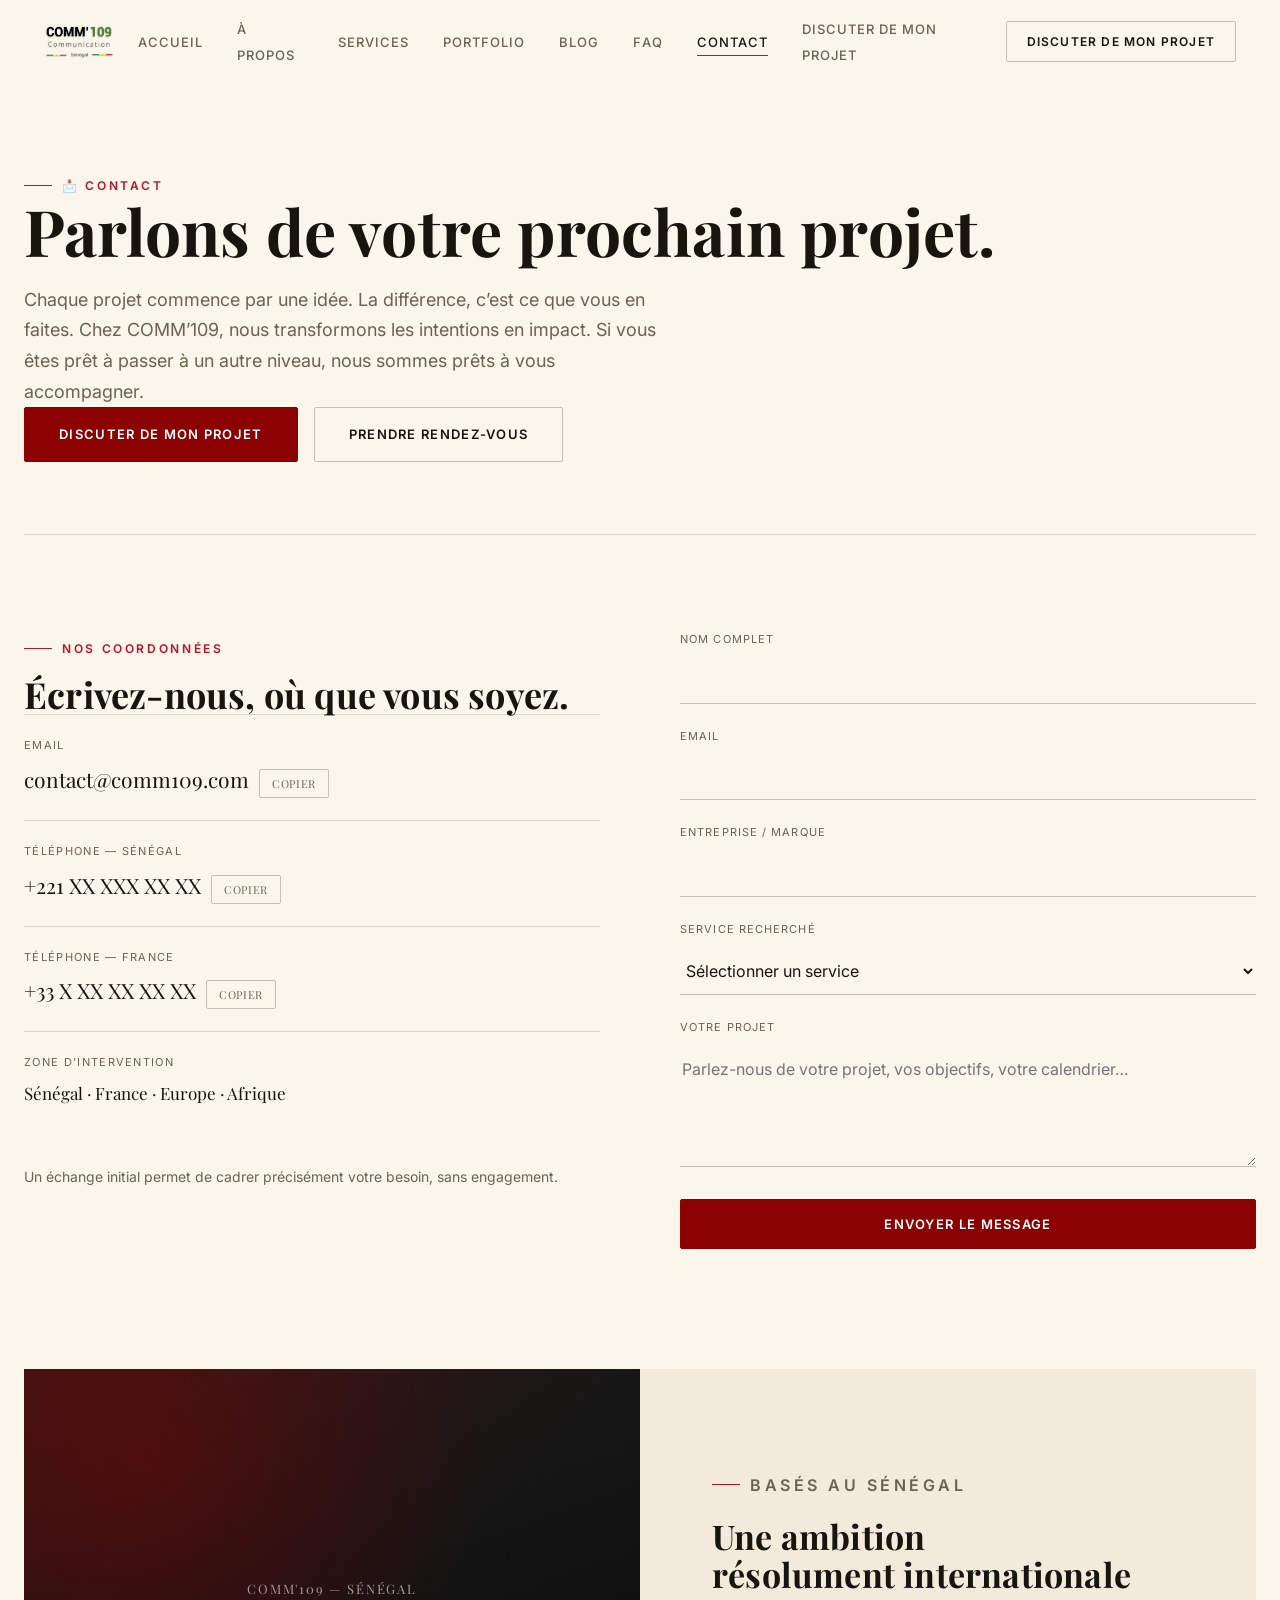
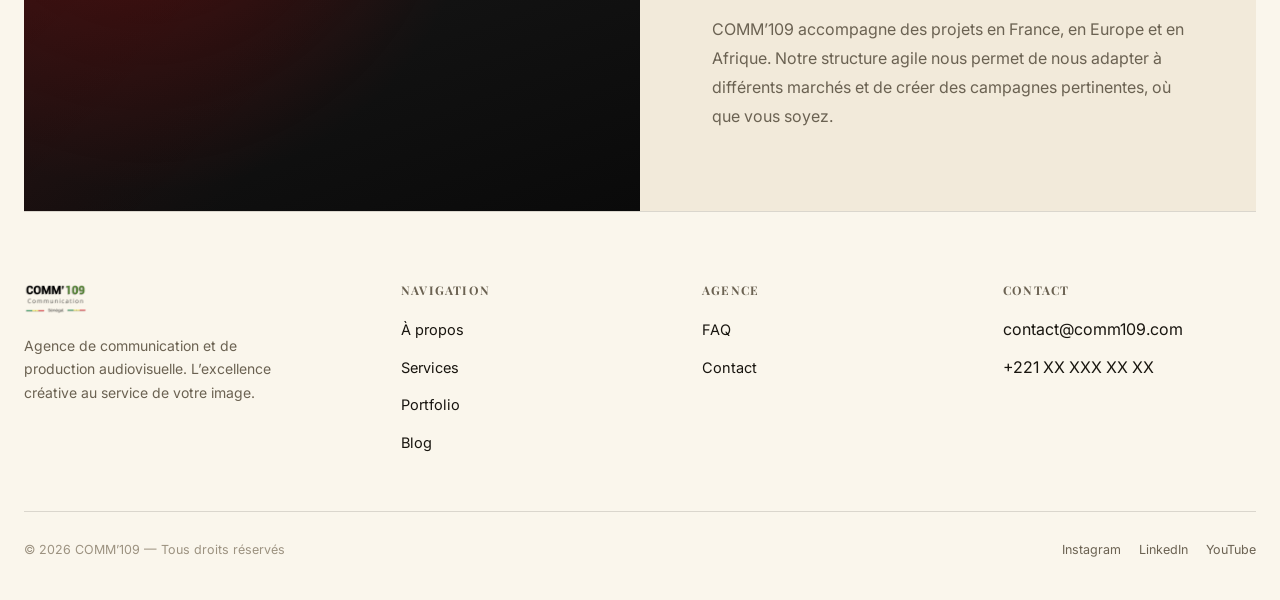
<file: contact.html>
<!doctype html>
<html lang="fr">
<head>
<meta charset="utf-8">
<meta name="viewport" content="width=device-width, initial-scale=1, viewport-fit=cover">
<meta name="claude:viewport-fit-sides" content="cover">
<title>Contact — COMM'109</title>
<meta name="description" content="Contactez COMM'109 pour discuter de votre projet de communication ou de production audiovisuelle au Sénégal.">
<meta name="robots" content="index, follow">
<link rel="canonical" href="https://sedric6-rgb.github.io/comm109-site/contact.html">
<meta property="og:type" content="website">
<meta property="og:site_name" content="COMM'109">
<meta property="og:locale" content="fr_FR">
<meta property="og:title" content="Contact — COMM'109">
<meta property="og:description" content="Contactez COMM'109 pour discuter de votre projet de communication ou de production audiovisuelle au Sénégal.">
<meta property="og:url" content="https://sedric6-rgb.github.io/comm109-site/contact.html">
<meta property="og:image" content="https://sedric6-rgb.github.io/comm109-site/images/logo-black.png">
<meta name="twitter:card" content="summary_large_image">
<meta name="twitter:title" content="Contact — COMM'109">
<meta name="twitter:description" content="Parlons de votre prochain projet.">
<meta name="twitter:image" content="https://sedric6-rgb.github.io/comm109-site/images/logo-black.png">
<link rel="icon" href="images/logo-black.png" type="image/png">
<link rel="preconnect" href="https://fonts.googleapis.com">
<link rel="preconnect" href="https://fonts.gstatic.com" crossorigin>
<link href="https://fonts.googleapis.com/css2?family=Playfair+Display:wght@500;600;700;800&family=Alex+Brush&family=Inter:wght@400;500;600;700&display=swap" rel="stylesheet">
<link rel="stylesheet" href="style.css">
<script type="application/ld+json">
{
  "@context": "https://schema.org",
  "@type": "Organization",
  "name": "COMM'109",
  "url": "https://sedric6-rgb.github.io/comm109-site/",
  "logo": "https://sedric6-rgb.github.io/comm109-site/images/logo-black.png",
  "description": "Agence de communication et de production audiovisuelle au Sénégal.",
  "email": "contact@comm109.com",
  "address": { "@type": "PostalAddress", "addressCountry": "SN" },
  "areaServed": ["Sénégal", "France", "Europe", "Afrique"],
  "contactPoint": [{
    "@type": "ContactPoint",
    "email": "contact@comm109.com",
    "contactType": "customer service",
    "areaServed": ["SN", "FR"],
    "availableLanguage": ["French"]
  }]
}
</script>
</head>
<body>

<header class="site-header" id="siteHeader">
  <nav class="nav">
    <a href="index.html" class="nav-logo"><img src="images/logo-black.png" alt="COMM'109"></a>
    <ul class="nav-links" id="navLinks">
      <li><a href="index.html">Accueil</a></li>
      <li><a href="a-propos.html">À propos</a></li>
      <li><a href="services.html">Services</a></li>
      <li><a href="portfolio.html">Portfolio</a></li>
      <li><a href="blog.html">Blog</a></li>
      <li><a href="faq.html">FAQ</a></li>
      <li><a href="contact.html" aria-current="page">Contact</a></li>
      <li><a href="contact.html" class="nav-cta-mobile">Discuter de mon projet</a></li>
    </ul>
    <a href="contact.html" class="nav-cta">Discuter de mon projet</a>
    <button class="nav-toggle" id="navToggle" aria-label="Menu" aria-expanded="false"><span></span><span></span><span></span></button>
  </nav>
</header>

<main>
  <section class="page-hero">
    <div class="wrap">
      <p class="eyebrow reveal">📩 Contact</p>
      <h1 class="reveal">Parlons de votre prochain projet.</h1>
      <p class="lead reveal">Chaque projet commence par une idée. La différence, c’est ce que vous en faites. Chez COMM’109, nous transformons les intentions en impact. Si vous êtes prêt à passer à un autre niveau, nous sommes prêts à vous accompagner.</p>
      <div class="btn-row reveal">
        <a href="#contact-form" class="btn btn-primary">Discuter de mon projet</a>
        <a href="#contact-form" class="btn btn-outline">Prendre rendez-vous</a>
      </div>
    </div>
  </section>

  <section id="contact-form">
    <div class="wrap">
      <div class="contact-grid reveal">

        <div class="contact-info">
          <p class="eyebrow">Nos coordonnées</p>
          <h2 style="margin-top:16px;font-size:clamp(26px,3vw,36px);">Écrivez-nous, où que vous soyez.</h2>

          <div class="info-row">
            <div class="info-label">Email</div>
            <div class="info-value">contact@comm109.com<button class="copy-btn" data-copy="contact@comm109.com">Copier</button></div>
          </div>
          <div class="info-row">
            <div class="info-label">Téléphone — Sénégal</div>
            <div class="info-value">+221 XX XXX XX XX<button class="copy-btn" data-copy="+221 XX XXX XX XX">Copier</button></div>
          </div>
          <div class="info-row">
            <div class="info-label">Téléphone — France</div>
            <div class="info-value">+33 X XX XX XX XX<button class="copy-btn" data-copy="+33 X XX XX XX XX">Copier</button></div>
          </div>
          <div class="info-row">
            <div class="info-label">Zone d’intervention</div>
            <div class="info-value" style="font-size:17px;">Sénégal · France · Europe · Afrique</div>
          </div>

          <p style="margin-top:36px;color:var(--fg-dim);font-size:14px;line-height:1.7;">Un échange initial permet de cadrer précisément votre besoin, sans engagement.</p>
        </div>

        <form class="contact-form" novalidate>
          <div class="field">
            <label for="f-name">Nom complet</label>
            <input id="f-name" name="name" type="text" required autocomplete="name">
          </div>
          <div class="field">
            <label for="f-email">Email</label>
            <input id="f-email" name="email" type="email" required autocomplete="email">
          </div>
          <div class="field">
            <label for="f-company">Entreprise / Marque</label>
            <input id="f-company" name="company" type="text" autocomplete="organization">
          </div>
          <div class="field">
            <label for="f-service">Service recherché</label>
            <select id="f-service" name="service">
              <option value="">Sélectionner un service</option>
              <option>Production audiovisuelle</option>
              <option>Contenus réseaux sociaux</option>
              <option>Stratégie de communication</option>
              <option>Branding &amp; image de marque</option>
              <option>Activation digitale</option>
              <option>Conseil &amp; accompagnement</option>
            </select>
          </div>
          <div class="field">
            <label for="f-message">Votre projet</label>
            <textarea id="f-message" name="message" required placeholder="Parlez-nous de votre projet, vos objectifs, votre calendrier…"></textarea>
          </div>
          <button type="submit" class="btn btn-primary" style="width:100%;justify-content:center;">Envoyer le message</button>
          <p class="form-note" role="status" aria-live="polite"></p>
        </form>

      </div>
    </div>
  </section>

  <section class="section-alt" style="padding:0;">
    <div class="split" style="min-height:0;">
      <div class="split-media" style="min-height:360px;"><div class="ph-visual" data-label="COMM'109 — Sénégal"></div></div>
      <div class="split-text wrap" style="max-width:none;">
        <p class="eyebrow">Basés au Sénégal</p>
        <h2 style="font-size:clamp(24px,3vw,34px);">Une ambition résolument internationale</h2>
        <p>COMM’109 accompagne des projets en France, en Europe et en Afrique. Notre structure agile nous permet de nous adapter à différents marchés et de créer des campagnes pertinentes, où que vous soyez.</p>
      </div>
    </div>
  </section>
</main>

<footer class="site-footer">
  <div class="wrap">
    <div class="footer-top">
      <div class="footer-logo">
        <img src="images/logo-black.png" alt="COMM'109">
        <p>Agence de communication et de production audiovisuelle. L’excellence créative au service de votre image.</p>
      </div>
      <div class="footer-col">
        <h4>Navigation</h4>
        <ul>
          <li><a href="a-propos.html">À propos</a></li>
          <li><a href="services.html">Services</a></li>
          <li><a href="portfolio.html">Portfolio</a></li>
          <li><a href="blog.html">Blog</a></li>
        </ul>
      </div>
      <div class="footer-col">
        <h4>Agence</h4>
        <ul>
          <li><a href="faq.html">FAQ</a></li>
          <li><a href="contact.html">Contact</a></li>
        </ul>
      </div>
      <div class="footer-col">
        <h4>Contact</h4>
        <ul>
          <li>contact@comm109.com</li>
          <li>+221 XX XXX XX XX</li>
        </ul>
      </div>
    </div>
    <div class="footer-bottom">
      <span>© <span data-year></span> COMM’109 — Tous droits réservés</span>
      <span class="footer-social">
        <a href="contact.html">Instagram</a>
        <a href="contact.html">LinkedIn</a>
        <a href="https://youtube.com/shorts/AdzjQU4xjhY" target="_blank" rel="noopener">YouTube</a>
      </span>
    </div>
  </div>
</footer>

<script src="script.js"></script>
</body>
</html>
</file>
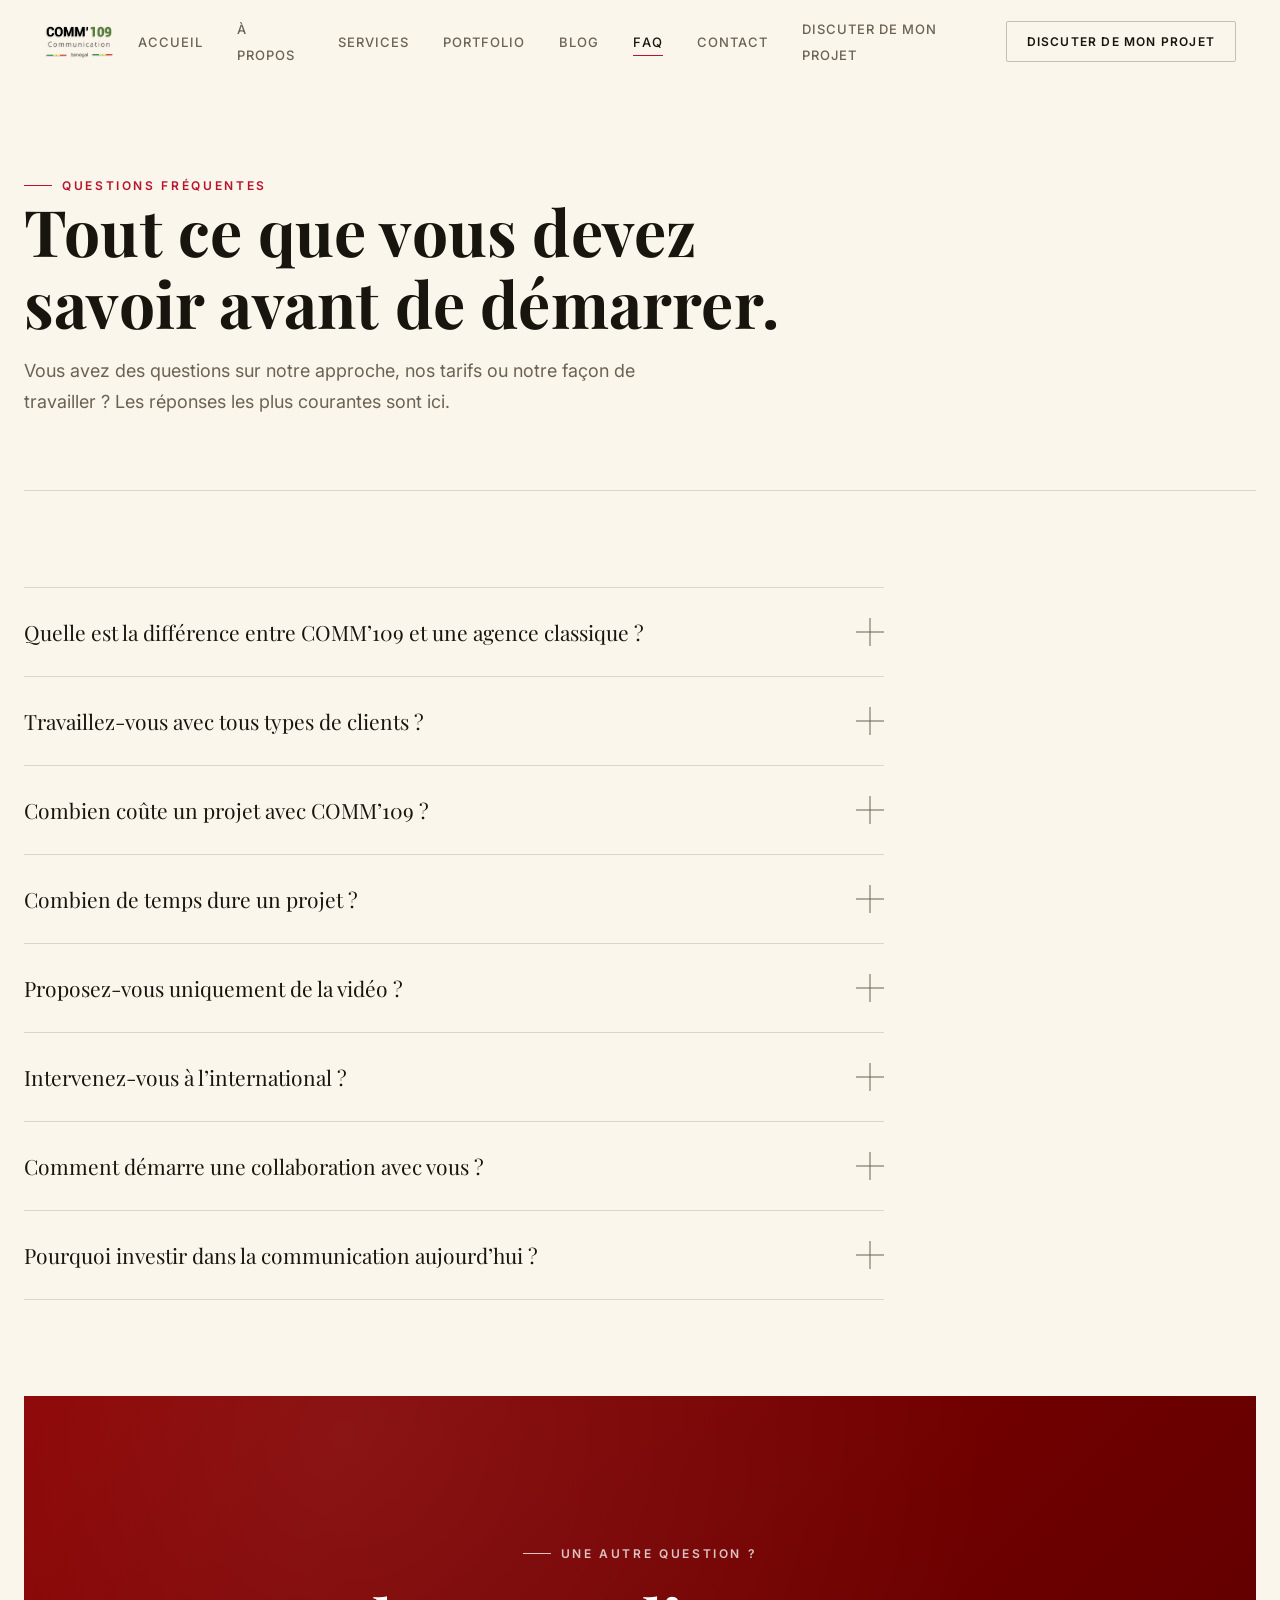
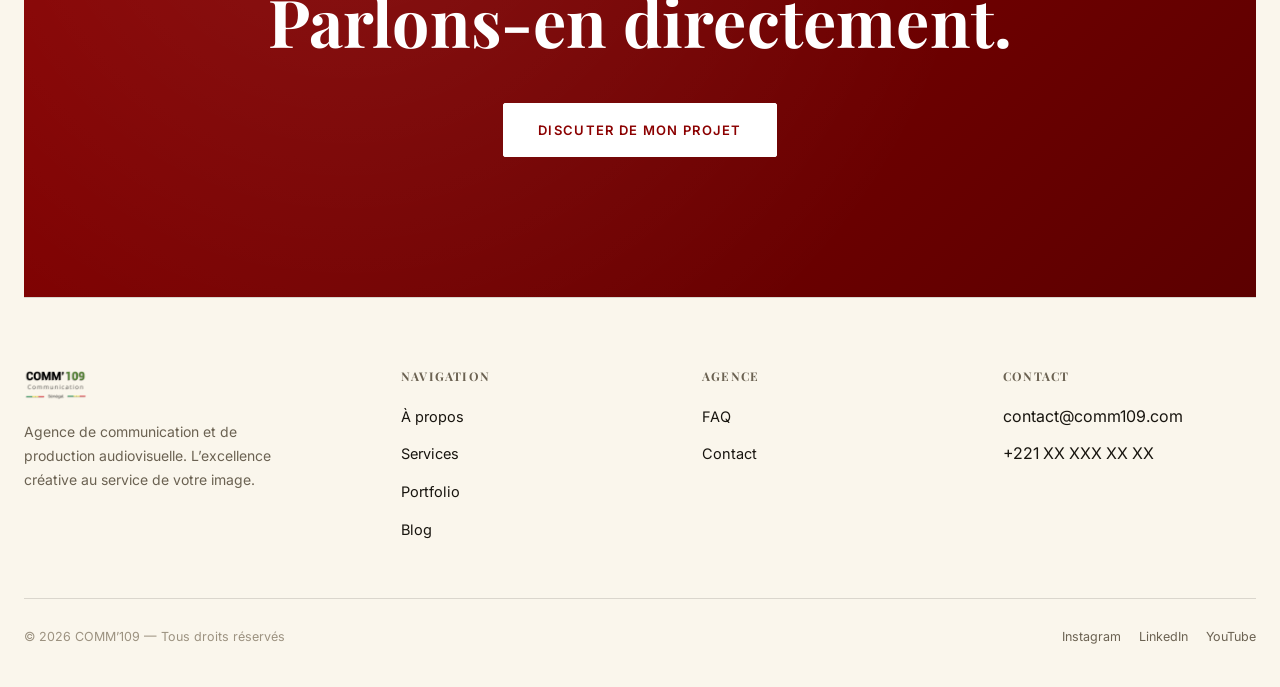
<file: faq.html>
<!doctype html>
<html lang="fr">
<head>
<meta charset="utf-8">
<meta name="viewport" content="width=device-width, initial-scale=1, viewport-fit=cover">
<meta name="claude:viewport-fit-sides" content="cover">
<title>FAQ — COMM'109</title>
<meta name="description" content="Toutes les réponses aux questions fréquentes sur l'agence COMM'109 : tarifs, délais, méthode de travail et zones d'intervention.">
<meta name="robots" content="index, follow">
<link rel="canonical" href="https://sedric6-rgb.github.io/comm109-site/faq.html">
<meta property="og:type" content="website">
<meta property="og:site_name" content="COMM'109">
<meta property="og:locale" content="fr_FR">
<meta property="og:title" content="FAQ — COMM'109">
<meta property="og:description" content="Toutes les réponses aux questions fréquentes sur l'agence COMM'109 : tarifs, délais, méthode de travail et zones d'intervention.">
<meta property="og:url" content="https://sedric6-rgb.github.io/comm109-site/faq.html">
<meta property="og:image" content="https://sedric6-rgb.github.io/comm109-site/images/logo-black.png">
<meta name="twitter:card" content="summary_large_image">
<meta name="twitter:title" content="FAQ — COMM'109">
<meta name="twitter:description" content="Questions fréquentes sur l'agence COMM'109.">
<meta name="twitter:image" content="https://sedric6-rgb.github.io/comm109-site/images/logo-black.png">
<link rel="icon" href="images/logo-black.png" type="image/png">
<link rel="preconnect" href="https://fonts.googleapis.com">
<link rel="preconnect" href="https://fonts.gstatic.com" crossorigin>
<link href="https://fonts.googleapis.com/css2?family=Playfair+Display:wght@500;600;700;800&family=Alex+Brush&family=Inter:wght@400;500;600;700&display=swap" rel="stylesheet">
<link rel="stylesheet" href="style.css">
<script type="application/ld+json">
{
  "@context": "https://schema.org",
  "@type": "FAQPage",
  "mainEntity": [
    {
      "@type": "Question",
      "name": "Quelle est la différence entre COMM'109 et une agence classique ?",
      "acceptedAnswer": { "@type": "Answer", "text": "COMM'109 ne produit pas du contenu pour « être présent ». Nous créons des dispositifs pour marquer durablement les esprits. Notre approche combine stratégie, narration et exigence visuelle. Là où beaucoup exécutent, nous concevons et dirigeons." }
    },
    {
      "@type": "Question",
      "name": "Travaillez-vous avec tous types de clients ?",
      "acceptedAnswer": { "@type": "Answer", "text": "Nous travaillons avec des entreprises, institutions et marques ambitieuses. Ce qui compte pour nous n'est pas la taille, mais la vision. Chaque collaboration est pensée comme un partenariat stratégique." }
    },
    {
      "@type": "Question",
      "name": "Combien coûte un projet avec COMM'109 ?",
      "acceptedAnswer": { "@type": "Answer", "text": "Chaque projet est unique, donc chaque budget l'est aussi. Nous construisons des propositions sur mesure en fonction des objectifs et des moyens. Un échange initial permet de cadrer précisément votre besoin." }
    },
    {
      "@type": "Question",
      "name": "Combien de temps dure un projet ?",
      "acceptedAnswer": { "@type": "Answer", "text": "La durée dépend de la complexité du projet et de ses objectifs. Certains formats courts peuvent être produits rapidement, d'autres nécessitent plusieurs semaines de conception et de production." }
    },
    {
      "@type": "Question",
      "name": "Proposez-vous uniquement de la vidéo ?",
      "acceptedAnswer": { "@type": "Answer", "text": "Non, la vidéo est un pilier, mais ce n'est pas notre seule expertise. Nous concevons des stratégies globales incluant le branding, les campagnes digitales et les contenus réseaux sociaux." }
    },
    {
      "@type": "Question",
      "name": "Intervenez-vous à l'international ?",
      "acceptedAnswer": { "@type": "Answer", "text": "Oui, COMM'109 accompagne des projets en France, en Europe et en Afrique. Notre structure agile nous permet de nous adapter à différents marchés." }
    },
    {
      "@type": "Question",
      "name": "Comment démarre une collaboration avec vous ?",
      "acceptedAnswer": { "@type": "Answer", "text": "Tout commence par un échange pour comprendre vos enjeux et vos objectifs. Nous proposons ensuite une stratégie claire, puis nous passons en phase de production une fois celle-ci validée." }
    },
    {
      "@type": "Question",
      "name": "Pourquoi investir dans la communication aujourd'hui ?",
      "acceptedAnswer": { "@type": "Answer", "text": "Parce que l'attention est devenue la ressource la plus rare. Une marque invisible est une marque inexistante. Investir dans une communication efficace génère visibilité, confiance et croissance." }
    }
  ]
}
</script>
</head>
<body>

<header class="site-header" id="siteHeader">
  <nav class="nav">
    <a href="index.html" class="nav-logo"><img src="images/logo-black.png" alt="COMM'109"></a>
    <ul class="nav-links" id="navLinks">
      <li><a href="index.html">Accueil</a></li>
      <li><a href="a-propos.html">À propos</a></li>
      <li><a href="services.html">Services</a></li>
      <li><a href="portfolio.html">Portfolio</a></li>
      <li><a href="blog.html">Blog</a></li>
      <li><a href="faq.html" aria-current="page">FAQ</a></li>
      <li><a href="contact.html">Contact</a></li>
      <li><a href="contact.html" class="nav-cta-mobile">Discuter de mon projet</a></li>
    </ul>
    <a href="contact.html" class="nav-cta">Discuter de mon projet</a>
    <button class="nav-toggle" id="navToggle" aria-label="Menu" aria-expanded="false"><span></span><span></span><span></span></button>
  </nav>
</header>

<main>
  <section class="page-hero">
    <div class="wrap">
      <p class="eyebrow reveal">Questions fréquentes</p>
      <h1 class="reveal">Tout ce que vous devez savoir avant de démarrer.</h1>
      <p class="lead reveal">Vous avez des questions sur notre approche, nos tarifs ou notre façon de travailler ? Les réponses les plus courantes sont ici.</p>
    </div>
  </section>

  <section>
    <div class="wrap">
      <div class="faq-list reveal" style="max-width:860px;">

        <div class="faq-item">
          <button class="faq-q" aria-expanded="false">Quelle est la différence entre COMM’109 et une agence classique ?<span class="plus"></span></button>
          <div class="faq-a"><p>COMM’109 ne produit pas du contenu pour « être présent ». Nous créons des dispositifs pour marquer durablement les esprits. Notre approche combine stratégie, narration et exigence visuelle. Là où beaucoup exécutent, nous concevons et dirigeons. Notre objectif n’est pas de remplir des canaux, mais de créer de l’impact.</p></div>
        </div>

        <div class="faq-item">
          <button class="faq-q" aria-expanded="false">Travaillez-vous avec tous types de clients ?<span class="plus"></span></button>
          <div class="faq-a"><p>Nous travaillons avec des entreprises, institutions et marques ambitieuses. Ce qui compte pour nous n’est pas la taille, mais la vision. Nous privilégions les projets où il y a une volonté de se démarquer. Chaque collaboration est pensée comme un partenariat stratégique. Nous sélectionnons des projets où nous pouvons réellement apporter de la valeur.</p></div>
        </div>

        <div class="faq-item">
          <button class="faq-q" aria-expanded="false">Combien coûte un projet avec COMM’109 ?<span class="plus"></span></button>
          <div class="faq-a"><p>Chaque projet est unique, donc chaque budget l’est aussi. Nous construisons des propositions sur mesure en fonction des objectifs et des moyens. Notre priorité est de garantir un retour sur investissement cohérent. Nous ne vendons pas un prix, mais un impact. Un échange initial permet de cadrer précisément votre besoin.</p></div>
        </div>

        <div class="faq-item">
          <button class="faq-q" aria-expanded="false">Combien de temps dure un projet ?<span class="plus"></span></button>
          <div class="faq-a"><p>La durée dépend de la complexité du projet et de ses objectifs. Certains formats courts peuvent être produits rapidement. D’autres projets nécessitent plusieurs semaines de conception et de production. Nous privilégions toujours la qualité et la cohérence stratégique. Un planning précis est défini dès le début de la collaboration.</p></div>
        </div>

        <div class="faq-item">
          <button class="faq-q" aria-expanded="false">Proposez-vous uniquement de la vidéo ?<span class="plus"></span></button>
          <div class="faq-a"><p>Non, la vidéo est un pilier, mais ce n’est pas notre seule expertise. Nous concevons des stratégies globales de communication. Cela inclut le branding, les campagnes digitales et les contenus réseaux sociaux. Notre approche est transversale et orientée résultats. L’objectif est de créer un écosystème cohérent.</p></div>
        </div>

        <div class="faq-item">
          <button class="faq-q" aria-expanded="false">Intervenez-vous à l’international ?<span class="plus"></span></button>
          <div class="faq-a"><p>Oui, COMM’109 accompagne des projets en France, en Europe et en Afrique. Notre structure agile nous permet de nous adapter à différents marchés. Nous comprenons les enjeux culturels et stratégiques locaux. Cela nous permet de créer des campagnes pertinentes et efficaces. Notre ambition est résolument internationale.</p></div>
        </div>

        <div class="faq-item">
          <button class="faq-q" aria-expanded="false">Comment démarre une collaboration avec vous ?<span class="plus"></span></button>
          <div class="faq-a"><p>Tout commence par un échange pour comprendre vos enjeux et vos objectifs. Nous analysons votre positionnement et vos besoins. Ensuite, nous proposons une stratégie claire et structurée. Une fois validée, nous passons en phase de production. Chaque étape est suivie avec rigueur.</p></div>
        </div>

        <div class="faq-item">
          <button class="faq-q" aria-expanded="false">Pourquoi investir dans la communication aujourd’hui ?<span class="plus"></span></button>
          <div class="faq-a"><p>Parce que l’attention est devenue la ressource la plus rare. Une marque invisible est une marque inexistante. Investir dans une communication efficace permet de créer un avantage concurrentiel. Cela génère de la visibilité, de la confiance et de la croissance. Aujourd’hui, communiquer n’est plus une option, c’est une nécessité.</p></div>
        </div>

      </div>
    </div>
  </section>

  <section class="cta-band reveal">
    <div class="wrap" style="text-align:center;">
      <p class="eyebrow" style="justify-content:center;">Une autre question ?</p>
      <h2>Parlons-en directement.</h2>
      <div class="btn-row">
        <a href="contact.html" class="btn btn-primary">Discuter de mon projet</a>
      </div>
    </div>
  </section>
</main>

<footer class="site-footer">
  <div class="wrap">
    <div class="footer-top">
      <div class="footer-logo">
        <img src="images/logo-black.png" alt="COMM'109">
        <p>Agence de communication et de production audiovisuelle. L’excellence créative au service de votre image.</p>
      </div>
      <div class="footer-col">
        <h4>Navigation</h4>
        <ul>
          <li><a href="a-propos.html">À propos</a></li>
          <li><a href="services.html">Services</a></li>
          <li><a href="portfolio.html">Portfolio</a></li>
          <li><a href="blog.html">Blog</a></li>
        </ul>
      </div>
      <div class="footer-col">
        <h4>Agence</h4>
        <ul>
          <li><a href="faq.html">FAQ</a></li>
          <li><a href="contact.html">Contact</a></li>
        </ul>
      </div>
      <div class="footer-col">
        <h4>Contact</h4>
        <ul>
          <li>contact@comm109.com</li>
          <li>+221 XX XXX XX XX</li>
        </ul>
      </div>
    </div>
    <div class="footer-bottom">
      <span>© <span data-year></span> COMM’109 — Tous droits réservés</span>
      <span class="footer-social">
        <a href="contact.html">Instagram</a>
        <a href="contact.html">LinkedIn</a>
        <a href="https://youtube.com/shorts/AdzjQU4xjhY" target="_blank" rel="noopener">YouTube</a>
      </span>
    </div>
  </div>
</footer>

<script src="script.js"></script>
</body>
</html>
</file>
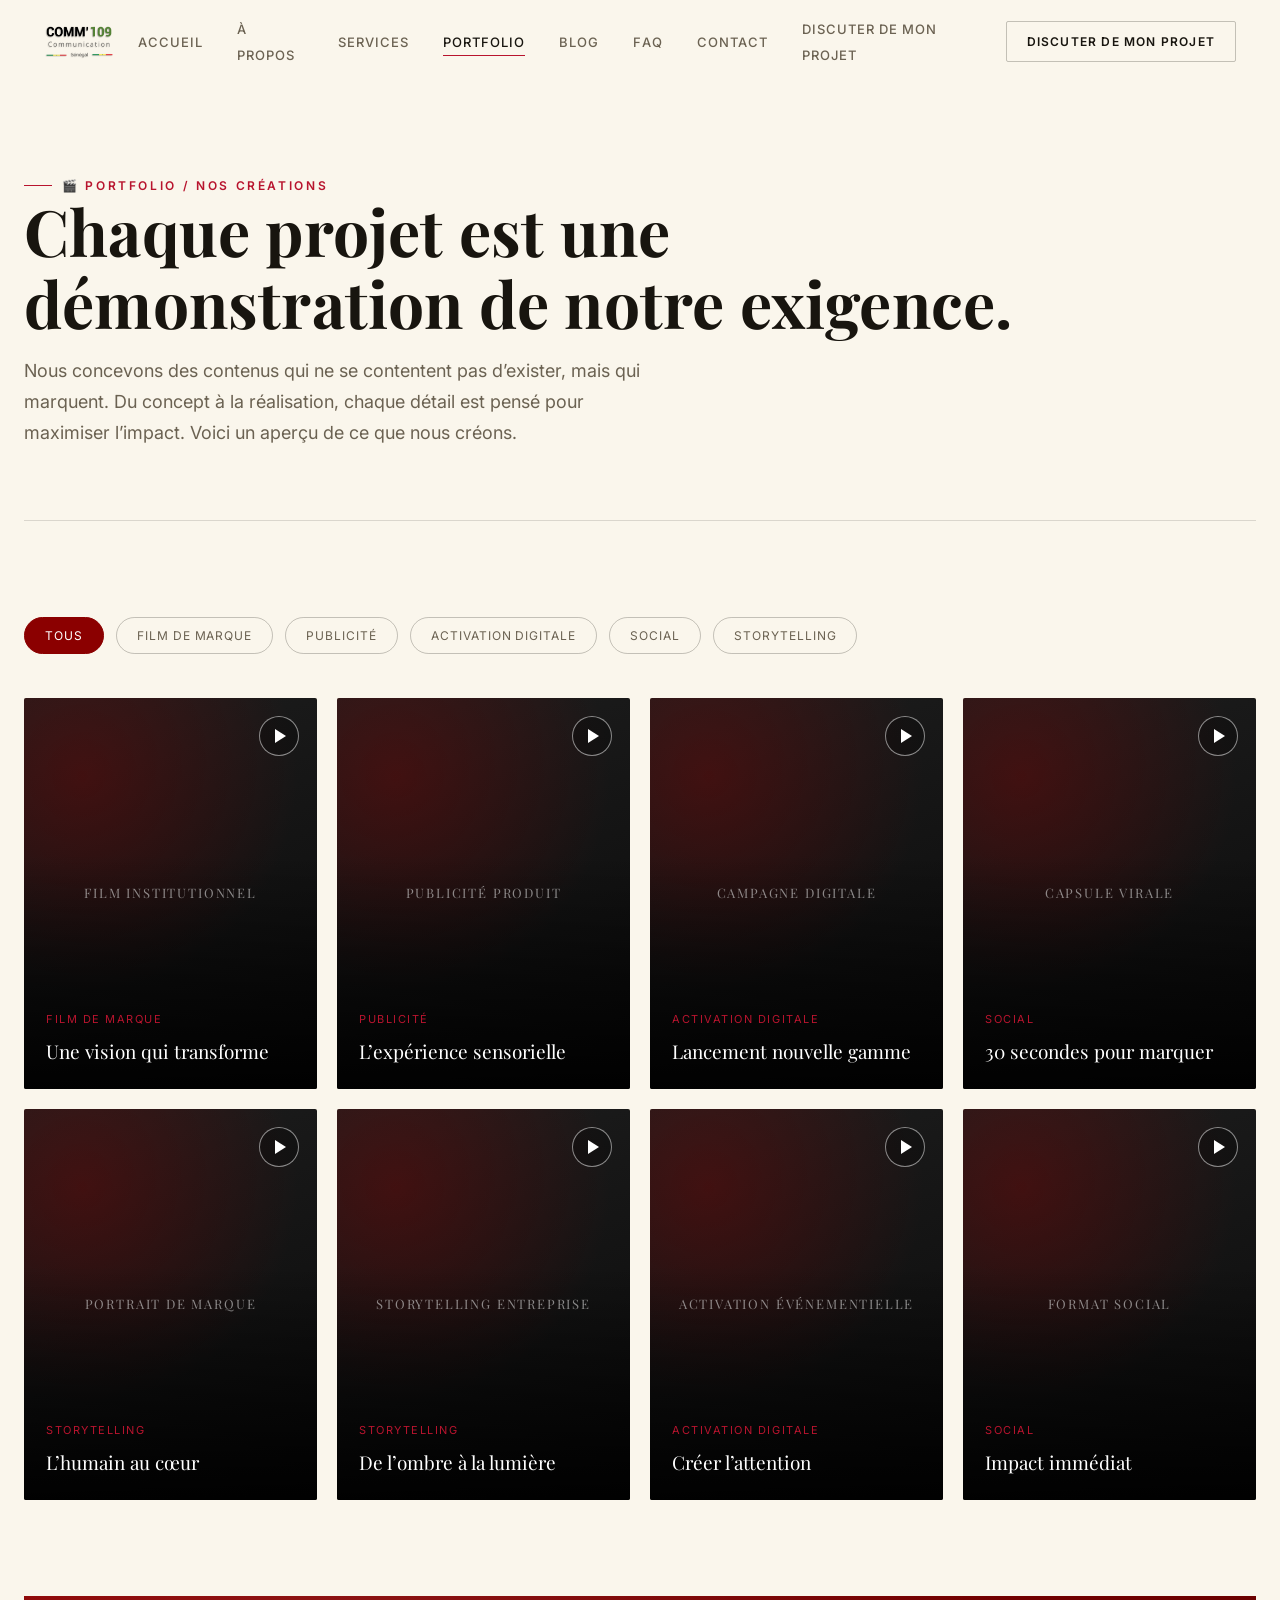
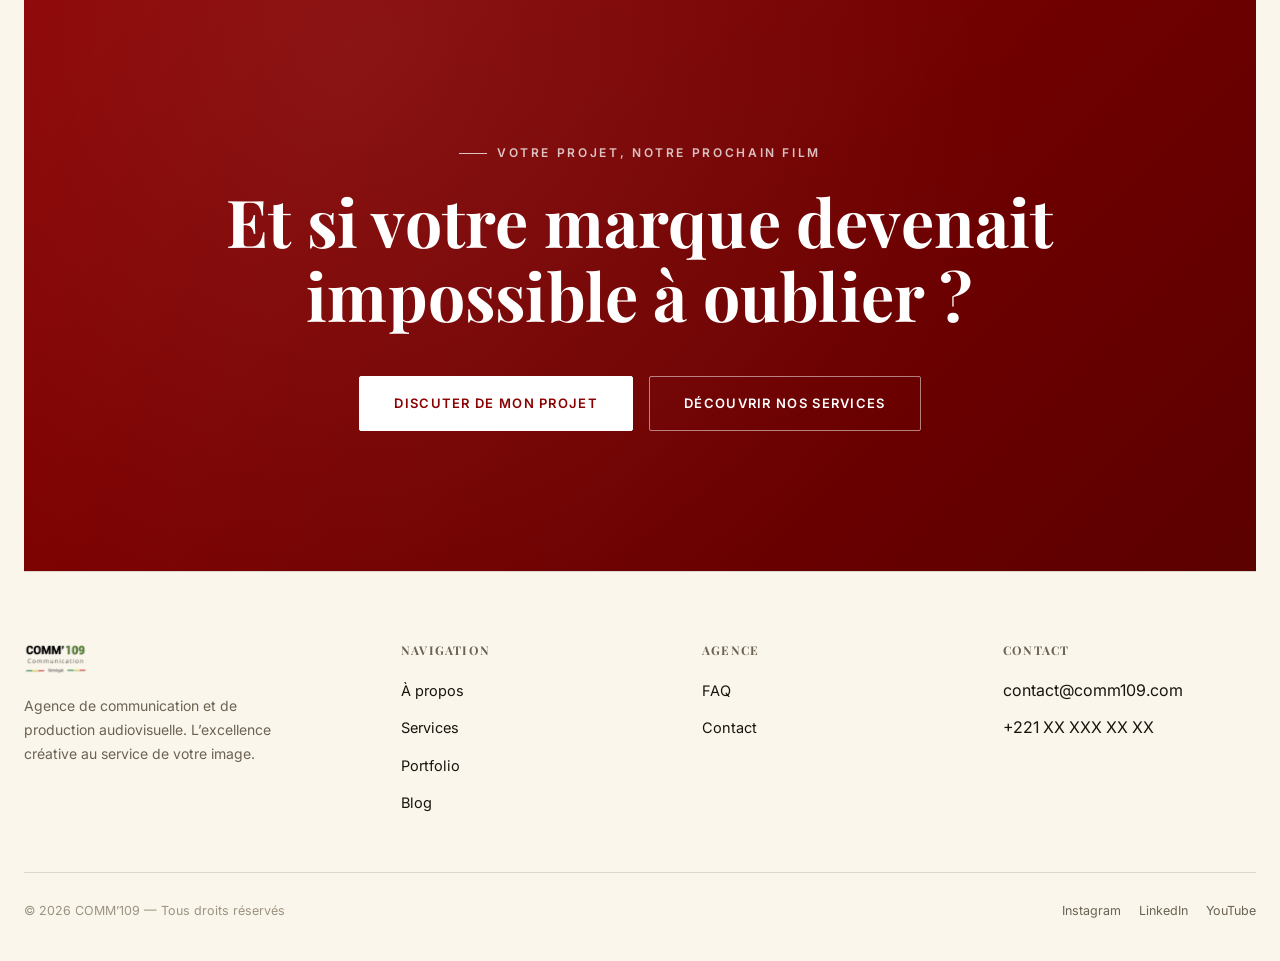
<file: portfolio.html>
<!doctype html>
<html lang="fr">
<head>
<meta charset="utf-8">
<meta name="viewport" content="width=device-width, initial-scale=1, viewport-fit=cover">
<meta name="claude:viewport-fit-sides" content="cover">
<title>Portfolio — COMM'109</title>
<meta name="description" content="Films institutionnels, publicités, campagnes digitales et contenus sociaux : découvrez les créations de l'agence COMM'109.">
<meta name="robots" content="index, follow">
<link rel="canonical" href="https://sedric6-rgb.github.io/comm109-site/portfolio.html">
<meta property="og:type" content="website">
<meta property="og:site_name" content="COMM'109">
<meta property="og:locale" content="fr_FR">
<meta property="og:title" content="Portfolio — COMM'109">
<meta property="og:description" content="Films institutionnels, publicités, campagnes digitales et contenus sociaux : découvrez les créations de l'agence COMM'109.">
<meta property="og:url" content="https://sedric6-rgb.github.io/comm109-site/portfolio.html">
<meta property="og:image" content="https://sedric6-rgb.github.io/comm109-site/images/logo-black.png">
<meta name="twitter:card" content="summary_large_image">
<meta name="twitter:title" content="Portfolio — COMM'109">
<meta name="twitter:description" content="Les créations de l'agence COMM'109.">
<meta name="twitter:image" content="https://sedric6-rgb.github.io/comm109-site/images/logo-black.png">
<link rel="icon" href="images/logo-black.png" type="image/png">
<link rel="preconnect" href="https://fonts.googleapis.com">
<link rel="preconnect" href="https://fonts.gstatic.com" crossorigin>
<link href="https://fonts.googleapis.com/css2?family=Playfair+Display:wght@500;600;700;800&family=Alex+Brush&family=Inter:wght@400;500;600;700&display=swap" rel="stylesheet">
<link rel="stylesheet" href="style.css">
<script type="application/ld+json">
{
  "@context": "https://schema.org",
  "@type": "Organization",
  "name": "COMM'109",
  "url": "https://sedric6-rgb.github.io/comm109-site/",
  "logo": "https://sedric6-rgb.github.io/comm109-site/images/logo-black.png",
  "description": "Agence de communication et de production audiovisuelle au Sénégal.",
  "email": "contact@comm109.com",
  "address": { "@type": "PostalAddress", "addressCountry": "SN" },
  "areaServed": ["Sénégal", "France", "Europe", "Afrique"]
}
</script>
</head>
<body>

<header class="site-header" id="siteHeader">
  <nav class="nav">
    <a href="index.html" class="nav-logo"><img src="images/logo-black.png" alt="COMM'109"></a>
    <ul class="nav-links" id="navLinks">
      <li><a href="index.html">Accueil</a></li>
      <li><a href="a-propos.html">À propos</a></li>
      <li><a href="services.html">Services</a></li>
      <li><a href="portfolio.html" aria-current="page">Portfolio</a></li>
      <li><a href="blog.html">Blog</a></li>
      <li><a href="faq.html">FAQ</a></li>
      <li><a href="contact.html">Contact</a></li>
      <li><a href="contact.html" class="nav-cta-mobile">Discuter de mon projet</a></li>
    </ul>
    <a href="contact.html" class="nav-cta">Discuter de mon projet</a>
    <button class="nav-toggle" id="navToggle" aria-label="Menu" aria-expanded="false"><span></span><span></span><span></span></button>
  </nav>
</header>

<main>
  <section class="page-hero">
    <div class="wrap">
      <p class="eyebrow reveal">🎬 Portfolio / Nos créations</p>
      <h1 class="reveal">Chaque projet est une démonstration de notre exigence.</h1>
      <p class="lead reveal">Nous concevons des contenus qui ne se contentent pas d’exister, mais qui marquent. Du concept à la réalisation, chaque détail est pensé pour maximiser l’impact. Voici un aperçu de ce que nous créons.</p>
    </div>
  </section>

  <section>
    <div class="wrap">
      <div class="pf-filters reveal">
        <button class="pf-filter active" data-filter="all">Tous</button>
        <button class="pf-filter" data-filter="film">Film de marque</button>
        <button class="pf-filter" data-filter="publicite">Publicité</button>
        <button class="pf-filter" data-filter="digital">Activation digitale</button>
        <button class="pf-filter" data-filter="social">Social</button>
        <button class="pf-filter" data-filter="storytelling">Storytelling</button>
      </div>

      <div class="portfolio-grid reveal">
        <div class="pf-card" data-category="film">
          <div class="ph-visual" data-label="Film institutionnel"></div>
          <div class="pf-overlay"><span class="pf-tag">Film de marque</span><span class="pf-title">Une vision qui transforme</span></div>
          <div class="pf-play"></div>
        </div>
        <div class="pf-card" data-category="publicite">
          <div class="ph-visual" data-label="Publicité produit"></div>
          <div class="pf-overlay"><span class="pf-tag">Publicité</span><span class="pf-title">L’expérience sensorielle</span></div>
          <div class="pf-play"></div>
        </div>
        <div class="pf-card" data-category="digital">
          <div class="ph-visual" data-label="Campagne digitale"></div>
          <div class="pf-overlay"><span class="pf-tag">Activation digitale</span><span class="pf-title">Lancement nouvelle gamme</span></div>
          <div class="pf-play"></div>
        </div>
        <div class="pf-card" data-category="social">
          <div class="ph-visual" data-label="Capsule virale"></div>
          <div class="pf-overlay"><span class="pf-tag">Social</span><span class="pf-title">30 secondes pour marquer</span></div>
          <div class="pf-play"></div>
        </div>
        <div class="pf-card" data-category="storytelling">
          <div class="ph-visual" data-label="Portrait de marque"></div>
          <div class="pf-overlay"><span class="pf-tag">Storytelling</span><span class="pf-title">L’humain au cœur</span></div>
          <div class="pf-play"></div>
        </div>
        <div class="pf-card" data-category="storytelling">
          <div class="ph-visual" data-label="Storytelling entreprise"></div>
          <div class="pf-overlay"><span class="pf-tag">Storytelling</span><span class="pf-title">De l’ombre à la lumière</span></div>
          <div class="pf-play"></div>
        </div>
        <div class="pf-card" data-category="digital">
          <div class="ph-visual" data-label="Activation événementielle"></div>
          <div class="pf-overlay"><span class="pf-tag">Activation digitale</span><span class="pf-title">Créer l’attention</span></div>
          <div class="pf-play"></div>
        </div>
        <div class="pf-card" data-category="social">
          <div class="ph-visual" data-label="Format social"></div>
          <div class="pf-overlay"><span class="pf-tag">Social</span><span class="pf-title">Impact immédiat</span></div>
          <div class="pf-play"></div>
        </div>
      </div>
    </div>
  </section>

  <section class="cta-band reveal">
    <div class="wrap" style="text-align:center;">
      <p class="eyebrow" style="justify-content:center;">Votre projet, notre prochain film</p>
      <h2>Et si votre marque devenait<br>impossible à oublier ?</h2>
      <div class="btn-row">
        <a href="contact.html" class="btn btn-primary">Discuter de mon projet</a>
        <a href="services.html" class="btn btn-outline">Découvrir nos services</a>
      </div>
    </div>
  </section>
</main>

<footer class="site-footer">
  <div class="wrap">
    <div class="footer-top">
      <div class="footer-logo">
        <img src="images/logo-black.png" alt="COMM'109">
        <p>Agence de communication et de production audiovisuelle. L’excellence créative au service de votre image.</p>
      </div>
      <div class="footer-col">
        <h4>Navigation</h4>
        <ul>
          <li><a href="a-propos.html">À propos</a></li>
          <li><a href="services.html">Services</a></li>
          <li><a href="portfolio.html">Portfolio</a></li>
          <li><a href="blog.html">Blog</a></li>
        </ul>
      </div>
      <div class="footer-col">
        <h4>Agence</h4>
        <ul>
          <li><a href="faq.html">FAQ</a></li>
          <li><a href="contact.html">Contact</a></li>
        </ul>
      </div>
      <div class="footer-col">
        <h4>Contact</h4>
        <ul>
          <li>contact@comm109.com</li>
          <li>+221 XX XXX XX XX</li>
        </ul>
      </div>
    </div>
    <div class="footer-bottom">
      <span>© <span data-year></span> COMM’109 — Tous droits réservés</span>
      <span class="footer-social">
        <a href="contact.html">Instagram</a>
        <a href="contact.html">LinkedIn</a>
        <a href="https://youtube.com/shorts/AdzjQU4xjhY" target="_blank" rel="noopener">YouTube</a>
      </span>
    </div>
  </div>
</footer>

<script src="script.js"></script>
</body>
</html>
</file>
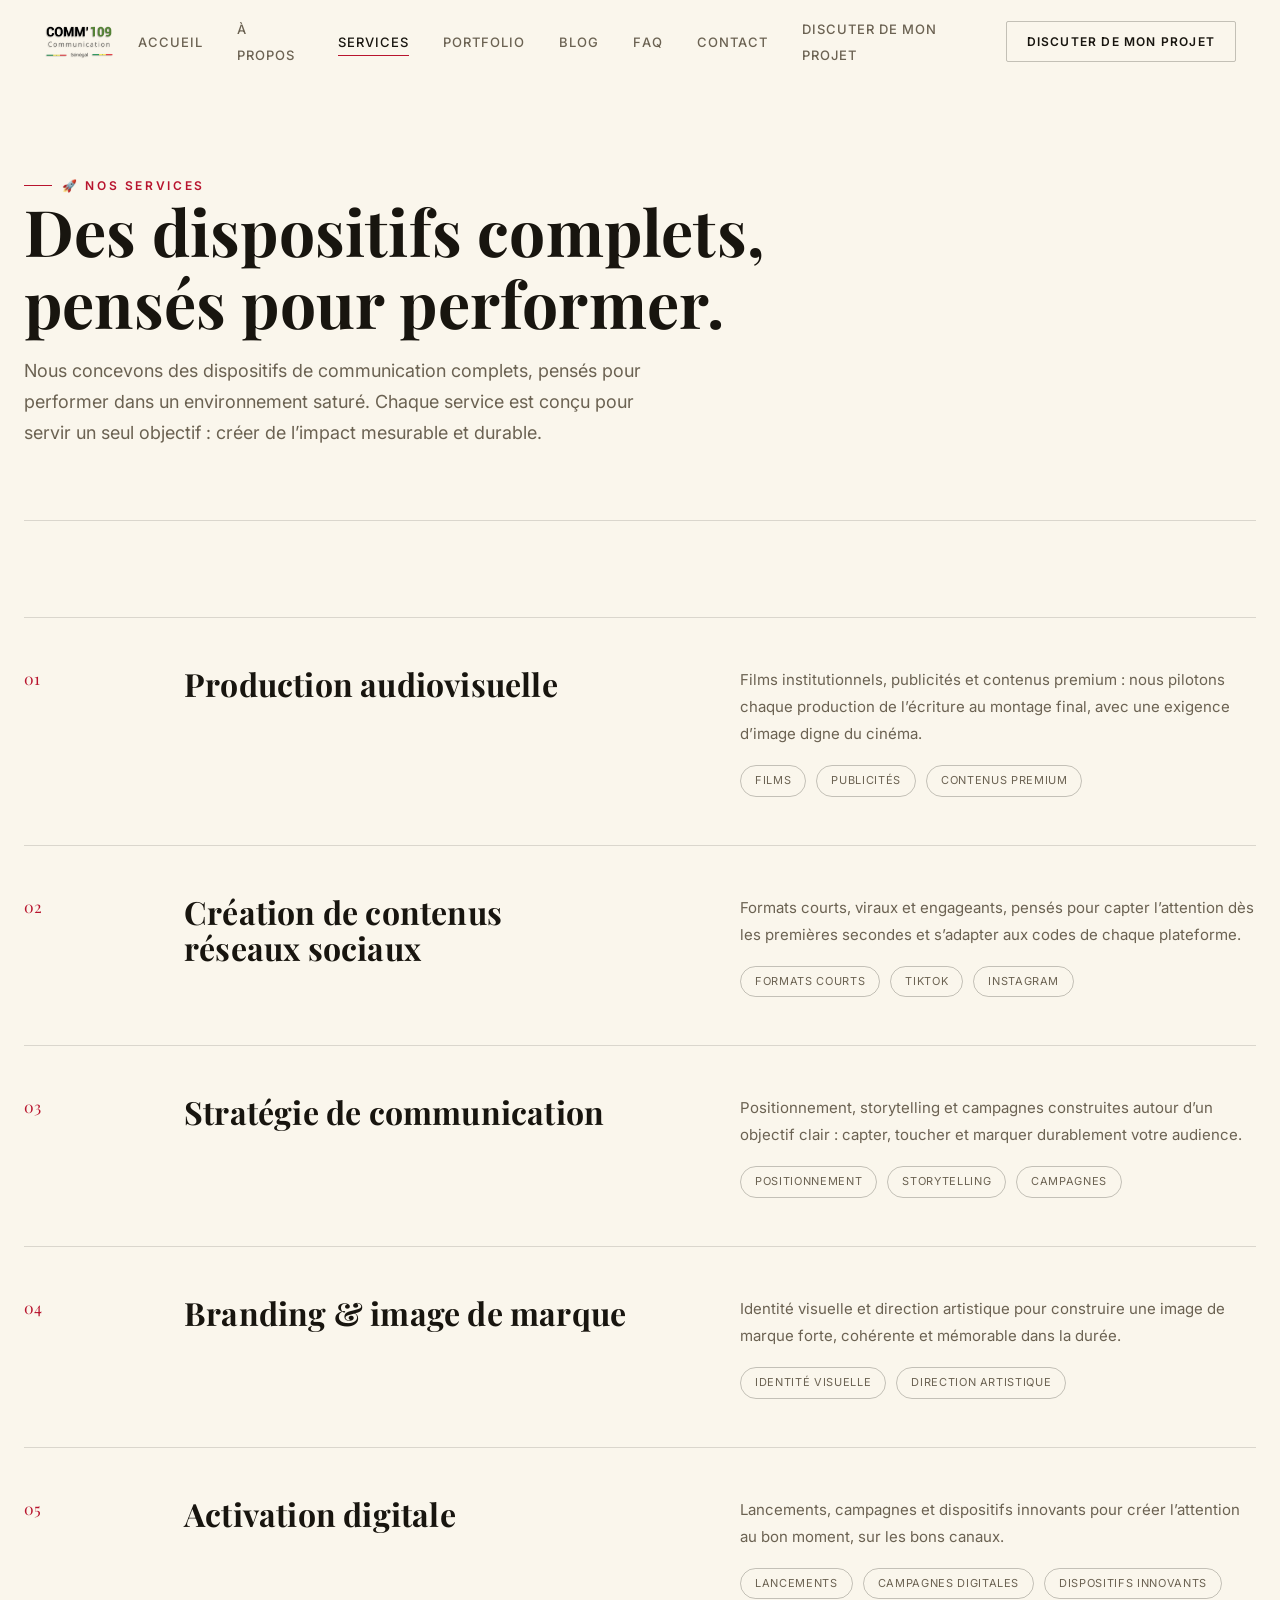
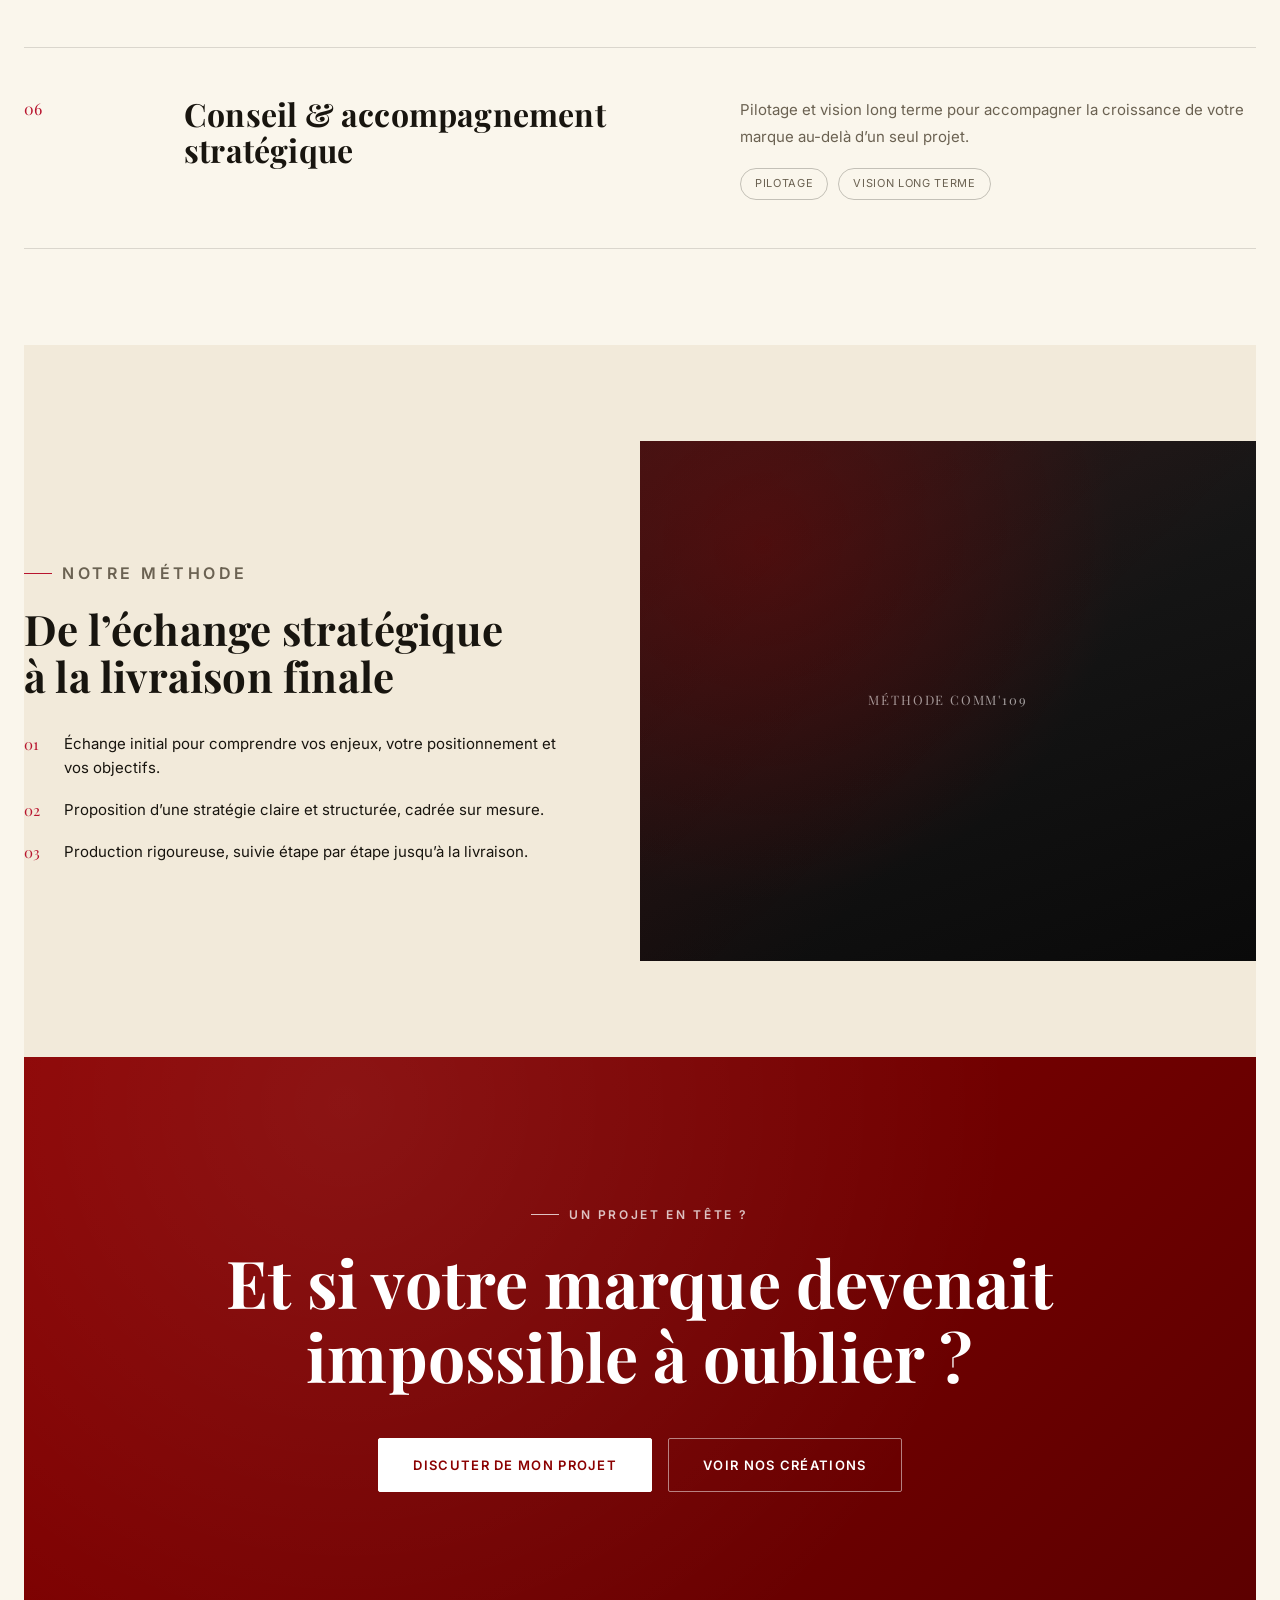
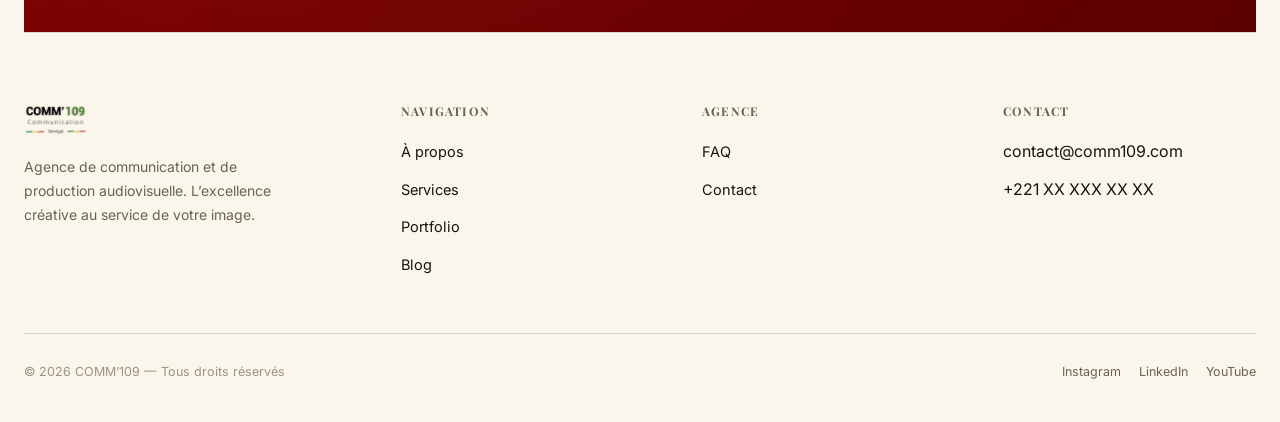
<file: services.html>
<!doctype html>
<html lang="fr">
<head>
<meta charset="utf-8">
<meta name="viewport" content="width=device-width, initial-scale=1, viewport-fit=cover">
<meta name="claude:viewport-fit-sides" content="cover">
<title>Services — COMM'109</title>
<meta name="description" content="Production audiovisuelle, contenus réseaux sociaux, stratégie, branding, activation digitale et conseil : découvrez les 6 services de COMM'109.">
<meta name="robots" content="index, follow">
<link rel="canonical" href="https://sedric6-rgb.github.io/comm109-site/services.html">
<meta property="og:type" content="website">
<meta property="og:site_name" content="COMM'109">
<meta property="og:locale" content="fr_FR">
<meta property="og:title" content="Services — COMM'109">
<meta property="og:description" content="Production audiovisuelle, contenus réseaux sociaux, stratégie, branding, activation digitale et conseil : découvrez les 6 services de COMM'109.">
<meta property="og:url" content="https://sedric6-rgb.github.io/comm109-site/services.html">
<meta property="og:image" content="https://sedric6-rgb.github.io/comm109-site/images/logo-black.png">
<meta name="twitter:card" content="summary_large_image">
<meta name="twitter:title" content="Services — COMM'109">
<meta name="twitter:description" content="Les 6 services de COMM'109 : production, réseaux sociaux, stratégie, branding, activation digitale, conseil.">
<meta name="twitter:image" content="https://sedric6-rgb.github.io/comm109-site/images/logo-black.png">
<link rel="icon" href="images/logo-black.png" type="image/png">
<link rel="preconnect" href="https://fonts.googleapis.com">
<link rel="preconnect" href="https://fonts.gstatic.com" crossorigin>
<link href="https://fonts.googleapis.com/css2?family=Playfair+Display:wght@500;600;700;800&family=Alex+Brush&family=Inter:wght@400;500;600;700&display=swap" rel="stylesheet">
<link rel="stylesheet" href="style.css">
<script type="application/ld+json">
{
  "@context": "https://schema.org",
  "@type": "Organization",
  "name": "COMM'109",
  "url": "https://sedric6-rgb.github.io/comm109-site/",
  "logo": "https://sedric6-rgb.github.io/comm109-site/images/logo-black.png",
  "description": "Agence de communication et de production audiovisuelle au Sénégal.",
  "email": "contact@comm109.com",
  "address": { "@type": "PostalAddress", "addressCountry": "SN" },
  "areaServed": ["Sénégal", "France", "Europe", "Afrique"],
  "makesOffer": [
    { "@type": "Offer", "itemOffered": { "@type": "Service", "name": "Production audiovisuelle" } },
    { "@type": "Offer", "itemOffered": { "@type": "Service", "name": "Création de contenus réseaux sociaux" } },
    { "@type": "Offer", "itemOffered": { "@type": "Service", "name": "Stratégie de communication" } },
    { "@type": "Offer", "itemOffered": { "@type": "Service", "name": "Branding & image de marque" } },
    { "@type": "Offer", "itemOffered": { "@type": "Service", "name": "Activation digitale" } },
    { "@type": "Offer", "itemOffered": { "@type": "Service", "name": "Conseil & accompagnement stratégique" } }
  ]
}
</script>
</head>
<body>

<header class="site-header" id="siteHeader">
  <nav class="nav">
    <a href="index.html" class="nav-logo"><img src="images/logo-black.png" alt="COMM'109"></a>
    <ul class="nav-links" id="navLinks">
      <li><a href="index.html">Accueil</a></li>
      <li><a href="a-propos.html">À propos</a></li>
      <li><a href="services.html" aria-current="page">Services</a></li>
      <li><a href="portfolio.html">Portfolio</a></li>
      <li><a href="blog.html">Blog</a></li>
      <li><a href="faq.html">FAQ</a></li>
      <li><a href="contact.html">Contact</a></li>
      <li><a href="contact.html" class="nav-cta-mobile">Discuter de mon projet</a></li>
    </ul>
    <a href="contact.html" class="nav-cta">Discuter de mon projet</a>
    <button class="nav-toggle" id="navToggle" aria-label="Menu" aria-expanded="false"><span></span><span></span><span></span></button>
  </nav>
</header>

<main>
  <section class="page-hero">
    <div class="wrap">
      <p class="eyebrow reveal">🚀 Nos services</p>
      <h1 class="reveal">Des dispositifs complets, pensés pour performer.</h1>
      <p class="lead reveal">Nous concevons des dispositifs de communication complets, pensés pour performer dans un environnement saturé. Chaque service est conçu pour servir un seul objectif : créer de l’impact mesurable et durable.</p>
    </div>
  </section>

  <section>
    <div class="wrap">
      <div class="service-list reveal">

        <div class="service-row">
          <span class="idx">01</span>
          <h3>Production audiovisuelle</h3>
          <div>
            <p>Films institutionnels, publicités et contenus premium : nous pilotons chaque production de l’écriture au montage final, avec une exigence d’image digne du cinéma.</p>
            <div class="tags"><span class="tag">Films</span><span class="tag">Publicités</span><span class="tag">Contenus premium</span></div>
          </div>
        </div>

        <div class="service-row">
          <span class="idx">02</span>
          <h3>Création de contenus réseaux sociaux</h3>
          <div>
            <p>Formats courts, viraux et engageants, pensés pour capter l’attention dès les premières secondes et s’adapter aux codes de chaque plateforme.</p>
            <div class="tags"><span class="tag">Formats courts</span><span class="tag">TikTok</span><span class="tag">Instagram</span></div>
          </div>
        </div>

        <div class="service-row">
          <span class="idx">03</span>
          <h3>Stratégie de communication</h3>
          <div>
            <p>Positionnement, storytelling et campagnes construites autour d’un objectif clair : capter, toucher et marquer durablement votre audience.</p>
            <div class="tags"><span class="tag">Positionnement</span><span class="tag">Storytelling</span><span class="tag">Campagnes</span></div>
          </div>
        </div>

        <div class="service-row">
          <span class="idx">04</span>
          <h3>Branding &amp; image de marque</h3>
          <div>
            <p>Identité visuelle et direction artistique pour construire une image de marque forte, cohérente et mémorable dans la durée.</p>
            <div class="tags"><span class="tag">Identité visuelle</span><span class="tag">Direction artistique</span></div>
          </div>
        </div>

        <div class="service-row">
          <span class="idx">05</span>
          <h3>Activation digitale</h3>
          <div>
            <p>Lancements, campagnes et dispositifs innovants pour créer l’attention au bon moment, sur les bons canaux.</p>
            <div class="tags"><span class="tag">Lancements</span><span class="tag">Campagnes digitales</span><span class="tag">Dispositifs innovants</span></div>
          </div>
        </div>

        <div class="service-row">
          <span class="idx">06</span>
          <h3>Conseil &amp; accompagnement stratégique</h3>
          <div>
            <p>Pilotage et vision long terme pour accompagner la croissance de votre marque au-delà d’un seul projet.</p>
            <div class="tags"><span class="tag">Pilotage</span><span class="tag">Vision long terme</span></div>
          </div>
        </div>

      </div>
    </div>
  </section>

  <section class="section-alt">
    <div class="wrap">
      <div class="split reveal" style="background:transparent;">
        <div class="split-text" style="padding-left:0;">
          <p class="eyebrow">Notre méthode</p>
          <h2>De l’échange stratégique à la livraison finale</h2>
          <ul class="split-list">
            <li><span class="num">01</span><span>Échange initial pour comprendre vos enjeux, votre positionnement et vos objectifs.</span></li>
            <li><span class="num">02</span><span>Proposition d’une stratégie claire et structurée, cadrée sur mesure.</span></li>
            <li><span class="num">03</span><span>Production rigoureuse, suivie étape par étape jusqu’à la livraison.</span></li>
          </ul>
        </div>
        <div class="split-media"><div class="ph-visual" data-label="Méthode COMM'109"></div></div>
      </div>
    </div>
  </section>

  <section class="cta-band reveal">
    <div class="wrap" style="text-align:center;">
      <p class="eyebrow" style="justify-content:center;">Un projet en tête ?</p>
      <h2>Et si votre marque devenait<br>impossible à oublier ?</h2>
      <div class="btn-row">
        <a href="contact.html" class="btn btn-primary">Discuter de mon projet</a>
        <a href="portfolio.html" class="btn btn-outline">Voir nos créations</a>
      </div>
    </div>
  </section>
</main>

<footer class="site-footer">
  <div class="wrap">
    <div class="footer-top">
      <div class="footer-logo">
        <img src="images/logo-black.png" alt="COMM'109">
        <p>Agence de communication et de production audiovisuelle. L’excellence créative au service de votre image.</p>
      </div>
      <div class="footer-col">
        <h4>Navigation</h4>
        <ul>
          <li><a href="a-propos.html">À propos</a></li>
          <li><a href="services.html">Services</a></li>
          <li><a href="portfolio.html">Portfolio</a></li>
          <li><a href="blog.html">Blog</a></li>
        </ul>
      </div>
      <div class="footer-col">
        <h4>Agence</h4>
        <ul>
          <li><a href="faq.html">FAQ</a></li>
          <li><a href="contact.html">Contact</a></li>
        </ul>
      </div>
      <div class="footer-col">
        <h4>Contact</h4>
        <ul>
          <li>contact@comm109.com</li>
          <li>+221 XX XXX XX XX</li>
        </ul>
      </div>
    </div>
    <div class="footer-bottom">
      <span>© <span data-year></span> COMM’109 — Tous droits réservés</span>
      <span class="footer-social">
        <a href="contact.html">Instagram</a>
        <a href="contact.html">LinkedIn</a>
        <a href="https://youtube.com/shorts/AdzjQU4xjhY" target="_blank" rel="noopener">YouTube</a>
      </span>
    </div>
  </div>
</footer>

<script src="script.js"></script>
</body>
</html>
</file>
<file: style.css>
/* ================================================================
   COMM'109 — feuille de style partagée
   Layout: fond clair (blanc crème) éditorial, rouge "Sang Neuf" en
   signature, quelques bandes sombres volontaires pour le contraste.
   ================================================================ */

:root{
  --bg:#FAF6EC;
  --section:#F2EADA;
  --section-alt:#EDE2C9;
  --fg:#18150F;
  --fg-dim:#6B6252;
  --fg-faint:#9C9280;
  --ink:#0A0A0A;
  --accent:#8B0000;
  --accent-bright:#B8142E;
  --flag-green:#00853F;
  --flag-yellow:#FDEF42;
  --flag-red:#E31B23;
  --flag-text:linear-gradient(90deg,
    var(--flag-green) 0%, var(--flag-green) 32%,
    var(--flag-yellow) 32%, var(--flag-yellow) 68%,
    var(--flag-red) 68%, var(--flag-red) 100%);
  --accent-soft:rgba(139,0,0,.08);
  --border:rgba(24,21,15,.14);
  --border-strong:rgba(24,21,15,.24);
  --font-display:'Playfair Display', 'Georgia', serif;
  --font-body:'Inter', -apple-system, 'Helvetica Neue', Arial, sans-serif;
  --font-script:'Alex Brush', 'Brush Script MT', cursive;
  --gutter: max(24px, env(safe-area-inset-left, 0px));
  --gutter-r: max(24px, env(safe-area-inset-right, 0px));
  --maxw: 1240px;
  color-scheme: light;
}

*,*::before,*::after{box-sizing:border-box;}
html,body{margin:0;padding:0;}
body{
  background:var(--bg);
  color:var(--fg);
  font-family:var(--font-body);
  font-size:16px;
  line-height:1.6;
  -webkit-font-smoothing:antialiased;
  padding-left:var(--gutter);
  padding-right:var(--gutter-r);
  overflow-x:hidden;
}
img{max-width:100%;display:block;}
a{color:inherit;text-decoration:none;}
ul{margin:0;padding:0;list-style:none;}
h1,h2,h3,h4{font-family:var(--font-display);font-weight:700;line-height:1.12;margin:0;text-wrap:balance;letter-spacing:.2px;}
p{margin:0;}
button{font-family:inherit;cursor:pointer;}
::selection{background:var(--accent);color:#fff;}

.wrap{max-width:var(--maxw);margin:0 auto;}

.eyebrow{
  display:inline-flex;align-items:center;gap:10px;
  font-size:12px;letter-spacing:.22em;text-transform:uppercase;
  color:var(--accent-bright);font-weight:600;
}
.eyebrow::before{content:"";width:28px;height:1px;background:var(--accent-bright);}

/* ---------- NAV ---------- */
.site-header{
  position:fixed;top:0;left:0;right:0;z-index:100;
  padding-top:env(safe-area-inset-top,0px);
  background:transparent;
  border-bottom:1px solid transparent;
  transition:background .4s ease, border-color .4s ease, backdrop-filter .4s ease;
}
.site-header.scrolled{
  background:rgba(250,246,236,.92);
  backdrop-filter:blur(10px);
  border-bottom:1px solid var(--border);
}
.nav{
  max-width:var(--maxw);margin:0 auto;
  padding:16px var(--gutter-r) 16px var(--gutter);
  display:flex;align-items:center;justify-content:space-between;
  gap:24px;
}
.nav-logo{display:flex;align-items:center;}
.nav-logo img{height:34px;width:auto;display:block;}
.nav-links{display:flex;align-items:center;gap:34px;}
.nav-links a{
  font-size:13px;letter-spacing:.08em;text-transform:uppercase;
  color:var(--fg-dim);font-weight:500;position:relative;padding:4px 0;
  transition:color .25s ease;
}
.nav-links a::after{
  content:"";position:absolute;left:0;bottom:-2px;width:0;height:1px;
  background:var(--accent-bright);transition:width .3s ease;
}
.nav-links a:hover,.nav-links a[aria-current="page"]{color:var(--fg);}
.nav-links a:hover::after,.nav-links a[aria-current="page"]::after{width:100%;}
.nav-cta{
  font-size:12px;letter-spacing:.1em;text-transform:uppercase;font-weight:600;
  border:1px solid var(--border-strong);padding:10px 20px;border-radius:2px;
  color:var(--fg); transition:border-color .25s ease, background .25s ease;
  white-space:nowrap;
}
.nav-cta:hover{border-color:var(--accent-bright);background:var(--accent-soft);}
.nav-toggle{
  display:none;background:none;border:none;color:var(--fg);
  width:40px;height:40px;position:relative;
}
.nav-toggle span{
  position:absolute;left:8px;right:8px;height:1px;background:var(--fg);
  transition:transform .3s ease, opacity .3s ease;
}
.nav-toggle span:nth-child(1){top:14px;}
.nav-toggle span:nth-child(2){top:20px;}
.nav-toggle span:nth-child(3){top:26px;}
.nav-toggle.open span:nth-child(1){transform:translateY(6px) rotate(45deg);}
.nav-toggle.open span:nth-child(2){opacity:0;}
.nav-toggle.open span:nth-child(3){transform:translateY(-6px) rotate(-45deg);}

@media (max-width:860px){
  .nav-links{
    position:fixed;inset:0;top:0;
    background:var(--bg);
    flex-direction:column;justify-content:center;align-items:center;gap:30px;
    transform:translateY(-100%);opacity:0;visibility:hidden;
    transition:transform .4s ease, opacity .4s ease, visibility .4s;
    padding-top:env(safe-area-inset-top,0px);
  }
  .nav-links.open{transform:translateY(0);opacity:1;visibility:visible;}
  .nav-links a{font-size:20px;}
  .nav-cta{display:none;}
  .nav-links .nav-cta-mobile{
    display:inline-block;margin-top:10px;
    font-size:13px;border:1px solid var(--border-strong);padding:12px 26px;
  }
  .nav-toggle{display:block;z-index:101;}
}

/* ---------- PAGE HERO (sous-pages) ---------- */
.page-hero{
  padding:168px 0 72px;
  border-bottom:1px solid var(--border);
}
.page-hero h1{font-size:clamp(38px,6vw,64px);}
.page-hero .lead{
  margin-top:18px;max-width:640px;color:var(--fg-dim);font-size:18px;line-height:1.7;
}

/* ---------- SECTIONS ---------- */
section{padding:96px 0;}
.section-alt{background:var(--section);}
.section-tight{padding:72px 0;}

.section-head{max-width:680px;margin-bottom:56px;}
.section-head h2{font-size:clamp(30px,4.2vw,46px);margin-top:16px;}
.section-head p{margin-top:16px;color:var(--fg-dim);font-size:17px;line-height:1.75;}

/* ---------- BUTTONS ---------- */
.btn{
  display:inline-flex;align-items:center;gap:10px;
  padding:16px 34px;font-size:13px;letter-spacing:.1em;text-transform:uppercase;font-weight:600;
  border-radius:2px;transition:all .3s ease;
}
.btn-primary{background:var(--accent);color:#fff;border:1px solid var(--accent);}
.btn-primary:hover{background:var(--accent-bright);border-color:var(--accent-bright);transform:translateY(-2px);}
.btn-outline{border:1px solid var(--border-strong);color:var(--fg);}
.btn-outline:hover{border-color:var(--accent-bright);background:var(--accent-soft);transform:translateY(-2px);}
.btn-row{display:flex;flex-wrap:wrap;gap:16px;}

/* ---------- REVEAL ANIMATIONS ---------- */
.reveal{opacity:1;transform:none;}
@media (prefers-reduced-motion: no-preference){
  .reveal{opacity:0;transform:translateY(28px);transition:opacity .8s cubic-bezier(.2,.7,.2,1), transform .8s cubic-bezier(.2,.7,.2,1);}
  .reveal.in-view{opacity:1;transform:none;}
}

/* ---------- HOME HERO ---------- */
.hero{
  position:relative;overflow:hidden;border-bottom:1px solid var(--border);
  background:
    radial-gradient(circle at 85% 10%, rgba(139,0,0,.08), transparent 50%),
    radial-gradient(circle at 6% 95%, rgba(139,0,0,.05), transparent 46%),
    var(--bg);
}
.hero-inner{padding:168px 0 96px;width:100%;}
.hero-grid{
  display:flex;flex-direction:column;align-items:center;text-align:center;gap:48px;
}
.hero-text .eyebrow{margin-bottom:26px;justify-content:center;}
.hero h1{
  font-family:var(--font-script);font-weight:400;color:var(--fg);
  font-size:clamp(50px,9vw,108px);line-height:1.25;
  max-width:820px;margin-left:auto;margin-right:auto;
}
.hero h1 em{font-style:normal;color:inherit;}
.hero .lead{margin-top:26px;max-width:560px;margin-left:auto;margin-right:auto;font-size:18px;color:var(--fg-dim);line-height:1.75;}
.hero .btn-row{margin-top:38px;justify-content:center;}

.hero-video{display:flex;flex-direction:column;align-items:center;}
.hero-video-frame{
  position:relative;width:100%;max-width:300px;aspect-ratio:9/16;
  border-radius:14px;overflow:hidden;background:#000;
  border:1px solid rgba(255,255,255,.1);
  box-shadow:0 40px 90px -20px rgba(24,21,15,.35);
  margin:0 auto;
}
.hero-video-frame iframe{position:absolute;inset:0;width:100%;height:100%;border:0;}
.hero-video-link{
  margin-top:18px;font-size:11px;letter-spacing:.14em;text-transform:uppercase;
  color:var(--fg-dim);transition:color .25s ease;
}
.hero-video-link:hover{color:var(--accent-bright);}

@media (max-width:620px){
  .hero-inner{padding:150px 0 72px;}
  .hero-video-frame{max-width:260px;}
}

/* ---------- INTRO (ouverture du site) ---------- */
.intro-overlay{
  position:fixed;inset:0;z-index:9999;
  background:var(--bg);
  display:flex;align-items:center;justify-content:center;
  overflow:hidden;
  transition:opacity .9s ease;
}
.intro-overlay.intro-hidden{opacity:0;pointer-events:none;}
body.intro-active{overflow:hidden;height:100%;}

.intro-logo-stage{
  position:absolute;inset:0;display:flex;align-items:center;justify-content:center;
  padding:0 24px;
  opacity:1;transition:opacity .8s ease;
}
.intro-logo-stage.stage-out{opacity:0;}
.intro-logo-video{
  max-width:min(90vw,760px);
  max-height:70vh;
  width:auto;height:auto;
}

.intro-video-stage{
  position:absolute;inset:0;
  background:
    radial-gradient(circle at 50% 38%, rgba(139,0,0,.2), transparent 60%),
    #0A0A0A;
  display:flex;align-items:center;justify-content:center;
  opacity:0;pointer-events:none;transition:opacity .9s ease;
}
.intro-video-stage.stage-in{opacity:1;pointer-events:auto;}
.intro-video-inner{
  position:relative;
  width:min(88vw, 400px, 46.125vh); /* fenetre "telephone" contenue, format 9:16 garanti */
  margin:0 auto;
  border-radius:22px;
  overflow:hidden;
  background:#000;
  border:1px solid rgba(255,255,255,.14);
  box-shadow:0 50px 130px -25px rgba(0,0,0,.7);
}
.intro-video-inner::before{
  content:"";display:block;width:100%;padding-top:177.78%; /* force le ratio 9:16, toute methode de navigateur */
}
.intro-video-stage iframe{
  position:absolute;inset:0;width:100%;height:100%;
  border:0;pointer-events:none;
}
.intro-skip{
  position:absolute;z-index:2;
  right:max(24px, env(safe-area-inset-right,0px));
  bottom:max(28px, env(safe-area-inset-bottom,0px));
  display:flex;align-items:center;gap:10px;
  background:rgba(10,10,10,.5);backdrop-filter:blur(6px);
  border:1px solid rgba(255,255,255,.35);
  color:#F5F5F0;
  font-size:12px;letter-spacing:.1em;text-transform:uppercase;font-weight:600;
  padding:13px 22px;border-radius:30px;
  opacity:0;transform:translateY(8px);
  transition:opacity .5s ease .25s, transform .5s ease .25s, border-color .25s ease, background .25s ease;
}
.intro-video-stage.stage-in .intro-skip{opacity:1;transform:none;}
.intro-skip:hover{border-color:var(--accent-bright);background:rgba(139,0,0,.55);}
@media (max-width:620px){
  .intro-skip{
    font-size:11px;padding:12px 18px;
    left:max(16px, env(safe-area-inset-left,0px));
    right:max(16px, env(safe-area-inset-right,0px));
    width:fit-content;margin:0 auto;
  }
}

.intro-sound{
  position:absolute;z-index:3;
  left:max(24px, env(safe-area-inset-left,0px));
  bottom:max(28px, env(safe-area-inset-bottom,0px));
  width:48px;height:48px;border-radius:50%;
  display:flex;align-items:center;justify-content:center;
  background:rgba(10,10,10,.5);backdrop-filter:blur(6px);
  border:1px solid rgba(255,255,255,.35);
  transition:border-color .25s ease, background .25s ease;
}
.intro-sound:hover{border-color:var(--accent-bright);background:rgba(139,0,0,.55);}
.intro-sound .icon{font-size:18px;line-height:1;}
@media (max-width:620px){
  .intro-sound{
    width:44px;height:44px;
    left:max(16px, env(safe-area-inset-left,0px));
    right:max(16px, env(safe-area-inset-right,0px));
    margin:0 auto;
    bottom:calc(max(28px, env(safe-area-inset-bottom,0px)) + 54px);
  }
}

/* ---------- MANIFESTE (bande sombre volontaire, contraste) ---------- */
.manifesto{background:var(--ink);text-align:center;padding:140px 0;}
.manifesto p{
  font-family:var(--font-display);
  font-size:clamp(28px,5vw,58px);
  line-height:1.25;color:rgba(245,242,234,.6);
}
.manifesto p strong{color:#F5F2EA;font-weight:700;}
.manifesto p em{font-style:normal;color:var(--accent-bright);}

/* ---------- SERVICES GRID ---------- */
.services-grid{display:grid;grid-template-columns:repeat(3,1fr);gap:1px;background:var(--border);border:1px solid var(--border);}
.service-card{
  background:var(--section);padding:48px 36px;position:relative;overflow:hidden;
  transition:background .4s ease;
}
.service-card::before{
  content:"";position:absolute;inset:0;background:var(--accent);transform:scaleX(0);transform-origin:left;
  opacity:.1;transition:transform .5s cubic-bezier(.2,.7,.2,1);z-index:0;
}
.service-card:hover::before{transform:scaleX(1);}
.service-card>*{position:relative;z-index:1;}
.service-num{font-family:var(--font-display);font-size:14px;color:var(--accent-bright);letter-spacing:.1em;}
.service-card h3{margin-top:22px;font-size:23px;}
.service-card p{margin-top:14px;color:var(--fg-dim);font-size:15px;line-height:1.7;}
@media (max-width:900px){.services-grid{grid-template-columns:repeat(2,1fr);}}
@media (max-width:620px){.services-grid{grid-template-columns:1fr;}}

/* ---------- PORTFOLIO STRIP ---------- */
.portfolio-strip{
  display:flex;gap:20px;overflow-x:auto;padding-bottom:12px;
  scroll-snap-type:x proximity;
}
.portfolio-strip::-webkit-scrollbar{height:4px;}
.portfolio-strip::-webkit-scrollbar-thumb{background:var(--border-strong);}
.pf-card{
  position:relative;flex:0 0 auto;width:320px;aspect-ratio:9/13;
  border-radius:2px;overflow:hidden;background:var(--section-alt);scroll-snap-align:start;
}
.pf-card img{width:100%;height:100%;object-fit:cover;transition:transform .6s ease;}
.pf-card:hover img{transform:scale(1.06);}
.pf-card .pf-overlay{
  position:absolute;inset:0;background:linear-gradient(180deg,transparent 40%, rgba(0,0,0,.92) 100%);
  display:flex;flex-direction:column;justify-content:flex-end;padding:22px;
}
.pf-card .pf-tag{font-size:11px;letter-spacing:.14em;text-transform:uppercase;color:var(--accent-bright);}
.pf-card .pf-title{margin-top:8px;font-family:var(--font-display);font-size:19px;color:#fff;}
.pf-card .pf-play{
  position:absolute;top:18px;right:18px;width:40px;height:40px;border-radius:50%;
  border:1px solid rgba(255,255,255,.5);display:flex;align-items:center;justify-content:center;
  background:rgba(10,10,10,.4);
}
.pf-card .pf-play::before{
  content:"";width:0;height:0;margin-left:3px;
  border-top:7px solid transparent;border-bottom:7px solid transparent;
  border-left:11px solid #fff;
}

/* Portfolio page grid */
.portfolio-grid{display:grid;grid-template-columns:repeat(4,1fr);gap:20px;}
.portfolio-grid .pf-card{width:100%;aspect-ratio:3/4;}
.pf-filters{display:flex;flex-wrap:wrap;gap:12px;margin-bottom:44px;}
.pf-filter{
  font-size:12px;letter-spacing:.08em;text-transform:uppercase;padding:10px 20px;
  border:1px solid var(--border-strong);border-radius:20px;color:var(--fg-dim);
  background:transparent;transition:all .25s ease;
}
.pf-filter:hover{color:var(--fg);border-color:var(--fg-dim);}
.pf-filter.active{background:var(--accent);border-color:var(--accent);color:#fff;}
@media (max-width:980px){.portfolio-grid{grid-template-columns:repeat(2,1fr);}}
@media (max-width:560px){.portfolio-grid{grid-template-columns:1fr;}}

/* ---------- DIFFERENTIATION SPLIT ---------- */
.split{display:grid;grid-template-columns:1fr 1fr;gap:0;align-items:stretch;}
.split-media{position:relative;min-height:520px;background:var(--section-alt);overflow:hidden;}
.split-media img{width:100%;height:100%;object-fit:cover;position:absolute;inset:0;}
.split-media::after{content:"";position:absolute;inset:0;background:linear-gradient(135deg, rgba(139,0,0,.25), transparent 60%);}
.split-text{display:flex;flex-direction:column;justify-content:center;padding:80px 72px;}
.split-text h2{font-size:clamp(28px,3.6vw,42px);margin-top:18px;}
.split-text p{margin-top:22px;color:var(--fg-dim);font-size:16px;line-height:1.8;}
.split-list{margin-top:32px;display:flex;flex-direction:column;gap:18px;}
.split-list li{display:flex;gap:16px;align-items:flex-start;font-size:15px;color:var(--fg);}
.split-list .num{font-family:var(--font-display);color:var(--accent-bright);font-size:15px;min-width:24px;}
@media (max-width:900px){
  .split{grid-template-columns:1fr;}
  .split-media{min-height:220px;}
  .split-text{padding:56px 0;}
}

/* ---------- STATS ---------- */
.stats{display:grid;grid-template-columns:repeat(4,1fr);gap:1px;background:var(--border);border-top:1px solid var(--border);border-bottom:1px solid var(--border);}
.stat{background:var(--section);padding:48px 32px;text-align:center;}
.stat .n{font-family:var(--font-display);font-size:clamp(36px,4vw,54px);color:var(--fg);}
.stat .n span{color:var(--accent-bright);}
.stat .l{margin-top:10px;font-size:12px;letter-spacing:.1em;text-transform:uppercase;color:var(--fg-dim);}
@media (max-width:760px){.stats{grid-template-columns:repeat(2,1fr);}}

/* ---------- FINAL CTA BAND ---------- */
.cta-band{
  background:linear-gradient(135deg, var(--accent) 0%, #5c0000 100%);
  text-align:center;padding:140px 0;position:relative;overflow:hidden;
}
.cta-band::before{
  content:"";position:absolute;inset:-20% -10%;
  background:radial-gradient(circle at 30% 20%, rgba(255,255,255,.08), transparent 55%);
}
.cta-band .eyebrow{color:rgba(255,255,255,.75);}
.cta-band .eyebrow::before{background:rgba(255,255,255,.75);}
.cta-band h2{
  position:relative;color:#fff;font-size:clamp(32px,5.4vw,66px);max-width:880px;margin:22px auto 0;
}
.cta-band .btn-row{position:relative;justify-content:center;margin-top:44px;}
.cta-band .btn-outline{border-color:rgba(255,255,255,.5);color:#fff;}
.cta-band .btn-outline:hover{background:rgba(255,255,255,.12);border-color:#fff;}
.cta-band .btn-primary{background:#fff;color:var(--accent);border-color:#fff;}
.cta-band .btn-primary:hover{background:var(--ink);color:#fff;border-color:var(--ink);}
@media (max-width:620px){
  .cta-band{padding:96px 0;}
  .cta-band h2{font-size:clamp(26px,6.5vw,34px);line-height:1.35;}
}

/* ---------- TEAM / VALUES (About) ---------- */
.value-grid{display:grid;grid-template-columns:repeat(4,1fr);gap:36px;}
.value-card{border-top:1px solid var(--border-strong);padding-top:26px;}
.value-card h3{font-size:19px;}
.value-card p{margin-top:12px;color:var(--fg-dim);font-size:15px;line-height:1.7;}
@media (max-width:900px){.value-grid{grid-template-columns:repeat(2,1fr);}}
@media (max-width:560px){.value-grid{grid-template-columns:1fr;}}

.story-row{display:grid;grid-template-columns:.9fr 1.1fr;gap:72px;align-items:start;}
.story-row .section-head{margin-bottom:0;}
.story-copy p + p{margin-top:20px;}
.story-copy p{color:var(--fg-dim);font-size:16px;line-height:1.8;}
@media (max-width:900px){.story-row{grid-template-columns:1fr;gap:40px;}}

.slogan-block{
  text-align:center;padding:80px 0;border-top:1px solid var(--border);border-bottom:1px solid var(--border);
}
.slogan-logo{height:140px;width:auto;margin:0 auto 32px;}
.hero-logo{height:90px;width:auto;margin:0 auto 24px;display:block;}
.slogan-block q{
  font-family:var(--font-script);font-weight:400;font-size:clamp(22px,3.6vw,44px);
  color:var(--fg);quotes:"“" "”";line-height:1.35;white-space:nowrap;
}
@media (max-width:640px){
  .slogan-block q{white-space:normal;font-size:clamp(26px,6.6vw,38px);}
}

.team-grid{display:grid;grid-template-columns:repeat(4,1fr);gap:28px;}
.team-card{background:var(--section-alt);padding:32px 26px;border:1px solid var(--border);}
.team-card .role{font-size:11px;letter-spacing:.12em;text-transform:uppercase;color:var(--accent-bright);}
.team-card h3{margin-top:12px;font-size:19px;}
.team-card p{margin-top:12px;color:var(--fg-dim);font-size:14px;line-height:1.65;}
@media (max-width:900px){.team-grid{grid-template-columns:repeat(2,1fr);}}
@media (max-width:560px){.team-grid{grid-template-columns:1fr;}}

/* ---------- SERVICES PAGE LIST ---------- */
.service-list{display:flex;flex-direction:column;}
.service-row{
  display:grid;grid-template-columns:120px 1fr 1fr;gap:40px;align-items:start;
  padding:48px 0;border-top:1px solid var(--border);
}
.service-row:last-child{border-bottom:1px solid var(--border);}
.service-row .idx{font-family:var(--font-display);font-size:16px;color:var(--accent-bright);}
.service-row h3{font-size:clamp(24px,2.8vw,32px);}
.service-row p{color:var(--fg-dim);font-size:15px;line-height:1.8;}
.service-row .tags{margin-top:18px;display:flex;flex-wrap:wrap;gap:10px;}
.service-row .tag{
  font-size:11px;letter-spacing:.06em;text-transform:uppercase;color:var(--fg-dim);
  border:1px solid var(--border-strong);padding:6px 14px;border-radius:20px;
}
@media (max-width:800px){.service-row{grid-template-columns:1fr;gap:16px;}}

/* ---------- FAQ ---------- */
.faq-list{border-top:1px solid var(--border);}
.faq-item{border-bottom:1px solid var(--border);}
.faq-q{
  width:100%;background:none;border:none;color:var(--fg);text-align:left;
  display:flex;align-items:center;justify-content:space-between;gap:24px;
  padding:30px 0;font-family:var(--font-display);font-size:clamp(17px,2vw,21px);
}
.faq-q .plus{
  flex:0 0 auto;width:28px;height:28px;position:relative;
}
.faq-q .plus::before,.faq-q .plus::after{
  content:"";position:absolute;background:var(--fg-dim);transition:transform .35s ease, background .3s ease;
}
.faq-q .plus::before{left:0;top:50%;width:100%;height:1px;transform:translateY(-50%);}
.faq-q .plus::after{top:0;left:50%;width:1px;height:100%;transform:translateX(-50%);}
.faq-item.open .faq-q .plus::after{transform:translateX(-50%) rotate(90deg);opacity:0;}
.faq-item.open .faq-q .plus::before{background:var(--accent-bright);}
.faq-a{max-height:0;overflow:hidden;transition:max-height .45s ease;}
.faq-a p{padding:0 0 32px;max-width:760px;color:var(--fg-dim);font-size:15.5px;line-height:1.8;}

/* ---------- BLOG ---------- */
.blog-grid{display:grid;grid-template-columns:repeat(3,1fr);gap:40px 32px;}
.blog-card{border-top:1px solid var(--border);padding-top:24px;}
.blog-card .meta{font-size:11px;letter-spacing:.1em;text-transform:uppercase;color:var(--accent-bright);}
.blog-card h3{margin-top:16px;font-size:22px;line-height:1.3;}
.blog-card p{margin-top:14px;color:var(--fg-dim);font-size:14.5px;line-height:1.7;}
.blog-card .read{margin-top:20px;display:inline-flex;align-items:center;gap:8px;font-size:12px;letter-spacing:.08em;text-transform:uppercase;color:var(--fg);}
.blog-card .read .arrow{transition:transform .25s ease;}
.blog-card:hover .read .arrow{transform:translateX(5px);}
.blog-feature{
  display:grid;grid-template-columns:1.1fr .9fr;gap:52px;align-items:center;
  padding-bottom:64px;margin-bottom:64px;border-bottom:1px solid var(--border);
}
.blog-feature .ph{aspect-ratio:16/10;background:var(--section-alt);border:1px solid rgba(255,255,255,.08);position:relative;overflow:hidden;}
@media (max-width:980px){.blog-grid{grid-template-columns:repeat(2,1fr);}.blog-feature{grid-template-columns:1fr;}}
@media (max-width:620px){.blog-grid{grid-template-columns:1fr;}}

/* ---------- CONTACT ---------- */
.contact-grid{display:grid;grid-template-columns:1fr 1fr;gap:80px;}
.contact-info .info-row{padding:22px 0;border-top:1px solid var(--border);}
.contact-info .info-row:last-child{border-bottom:1px solid var(--border);}
.contact-info .info-label{font-size:11px;letter-spacing:.12em;text-transform:uppercase;color:var(--fg-dim);}
.contact-info .info-value{margin-top:8px;font-family:var(--font-display);font-size:21px;}
.contact-info .info-value a{transition:color .25s ease;}
.contact-info .info-value a:hover{color:var(--accent-bright);}
.field{margin-bottom:24px;}
.field label{display:block;font-size:11px;letter-spacing:.1em;text-transform:uppercase;color:var(--fg-dim);margin-bottom:10px;}
.field input,.field textarea,.field select{
  width:100%;background:transparent;border:none;border-bottom:1px solid var(--border-strong);
  color:var(--fg);font-family:var(--font-body);font-size:16px;padding:12px 2px;
  transition:border-color .25s ease;
}
.field input:focus,.field textarea:focus,.field select:focus{outline:none;border-color:var(--accent-bright);}
.field textarea{resize:vertical;min-height:120px;}
.field select option{background:var(--bg);}
.form-note{margin-top:4px;font-size:13px;color:var(--fg-dim);min-height:20px;}
.form-note.ok{color:#6fae6f;}

/* ---------- COPY BUTTON ---------- */
.copy-btn{
  background:none;border:1px solid var(--border-strong);color:var(--fg-dim);
  font-size:11px;letter-spacing:.06em;text-transform:uppercase;padding:6px 12px;border-radius:2px;
  margin-left:10px;transition:all .2s ease;
}
.copy-btn:hover{color:var(--fg);border-color:var(--fg-dim);}

/* ---------- FOOTER ---------- */
.site-footer{border-top:1px solid var(--border);padding:72px 0 40px;}
.footer-top{display:grid;grid-template-columns:1.3fr 1fr 1fr 1fr;gap:48px;padding-bottom:56px;}
.footer-logo img{height:30px;}
.footer-top p{margin-top:20px;color:var(--fg-dim);font-size:14px;line-height:1.7;max-width:280px;}
.footer-col h4{font-size:12px;letter-spacing:.1em;text-transform:uppercase;color:var(--fg-dim);margin-bottom:20px;}
.footer-col ul{display:flex;flex-direction:column;gap:12px;}
.footer-col a{font-size:14.5px;color:var(--fg);transition:color .25s ease;}
.footer-col a:hover{color:var(--accent-bright);}
.footer-bottom{
  display:flex;justify-content:space-between;align-items:center;gap:20px;
  padding-top:28px;border-top:1px solid var(--border);
  font-size:12.5px;color:var(--fg-faint);flex-wrap:wrap;
}
.footer-social{display:flex;gap:18px;}
.footer-social a{color:var(--fg-dim);}
.footer-social a:hover{color:var(--accent-bright);}

@media (max-width:860px){
  .footer-top{grid-template-columns:1fr 1fr;}
  .contact-grid{grid-template-columns:1fr;gap:56px;}
  .stats{grid-template-columns:repeat(2,1fr);}
}
@media (max-width:620px){
  section{padding:64px 0;}
  .footer-top{grid-template-columns:1fr;gap:36px;}
  .split-text{padding:48px 0;}
}

/* generic placeholder visual block (no stock imagery available) */
.ph-visual{
  position:relative;width:100%;height:100%;background:
    radial-gradient(circle at 20% 20%, rgba(139,0,0,.35), transparent 55%),
    linear-gradient(160deg, #1d1d1d, #0a0a0a);
  display:flex;align-items:center;justify-content:center;
}
.ph-visual::after{
  content:attr(data-label);
  font-family:var(--font-display);font-size:13px;letter-spacing:.14em;text-transform:uppercase;
  color:rgba(255,255,255,.6);
}
</file>
